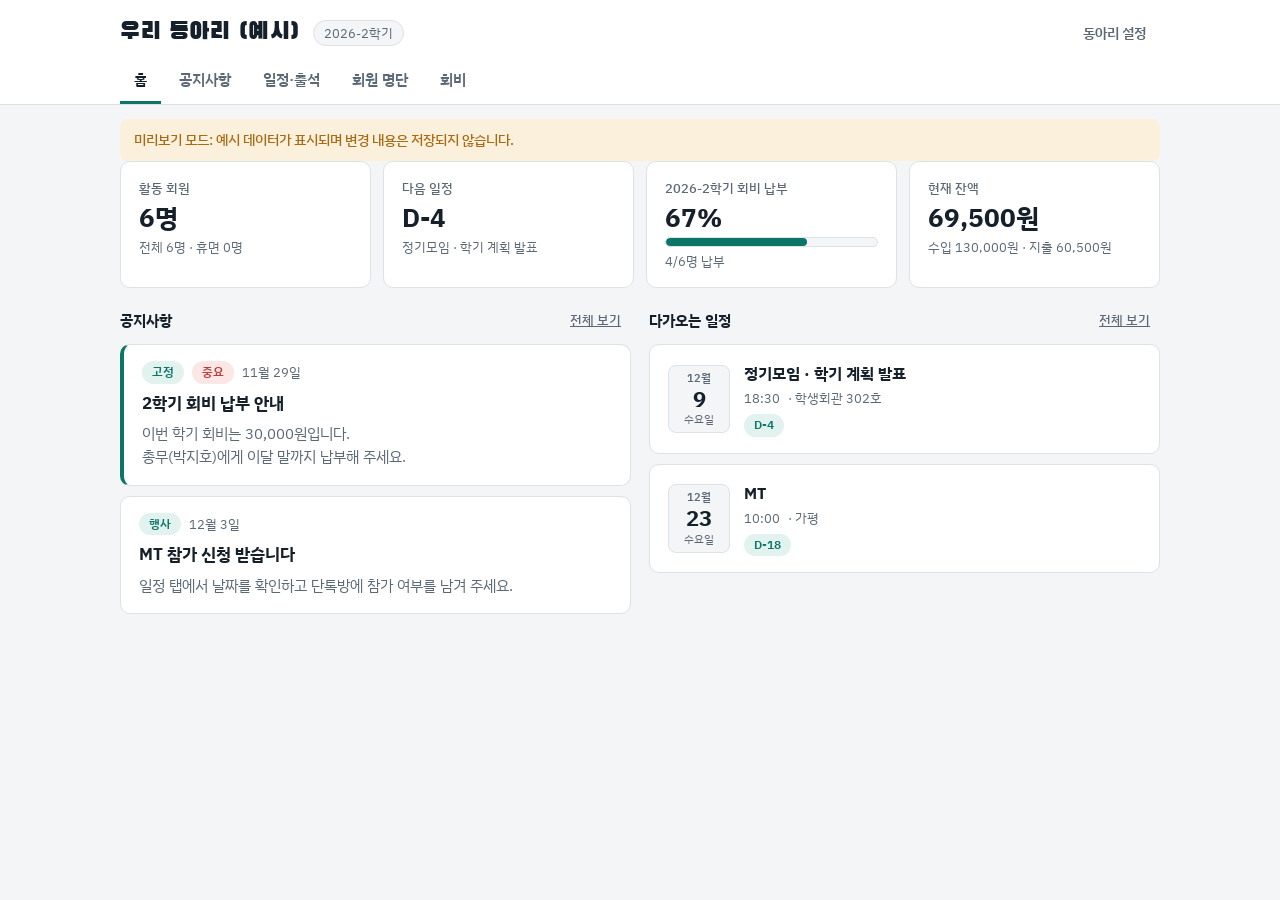
<file: club-manager/index.html>
<!DOCTYPE html>
<html lang="ko">
<head>
<meta charset="utf-8">
<meta name="viewport" content="width=device-width, initial-scale=1">
<title>동아리 매니저</title>
<link rel="preconnect" href="https://fonts.googleapis.com">
<link rel="preconnect" href="https://fonts.gstatic.com" crossorigin>
<link href="https://fonts.googleapis.com/css2?family=Black+Han+Sans&family=IBM+Plex+Sans+KR:wght@400;500;600;700&display=swap" rel="stylesheet">
<link rel="stylesheet" href="style.css">
</head>
<body>
<header class="top">
  <div class="wrap">
    <div class="bar">
      <div class="brand" id="clubName">우리 동아리</div>
      <span class="term" id="termLabel">2026-2학기</span>
      <span class="spacer"></span>
      <button class="btn ghost wa" data-act="settings" id="btn-settings">동아리 설정</button>
    </div>
    <nav class="tabs" id="tabs">
      <a href="#home" data-tab="home">홈</a>
      <a href="#notices" data-tab="notices">공지사항</a>
      <a href="#events" data-tab="events">일정·출석</a>
      <a href="#members" data-tab="members">회원 명단</a>
      <a href="#fees" data-tab="fees">회비</a>
    </nav>
  </div>
</header>
<div class="wrap"><div class="banner" id="banner"></div></div>
<main class="wrap">
  <section class="view" id="v-home"></section>
  <section class="view" id="v-notices"></section>
  <section class="view" id="v-events"></section>
  <section class="view" id="v-members"></section>
  <section class="view" id="v-fees"></section>
</main>
<div class="modal" id="modal" hidden><form class="sheet" id="mform" novalidate></form></div>
<div class="toast" id="toast" role="status"></div>

<script src="app.js"></script>
</body>
</html>
</file>
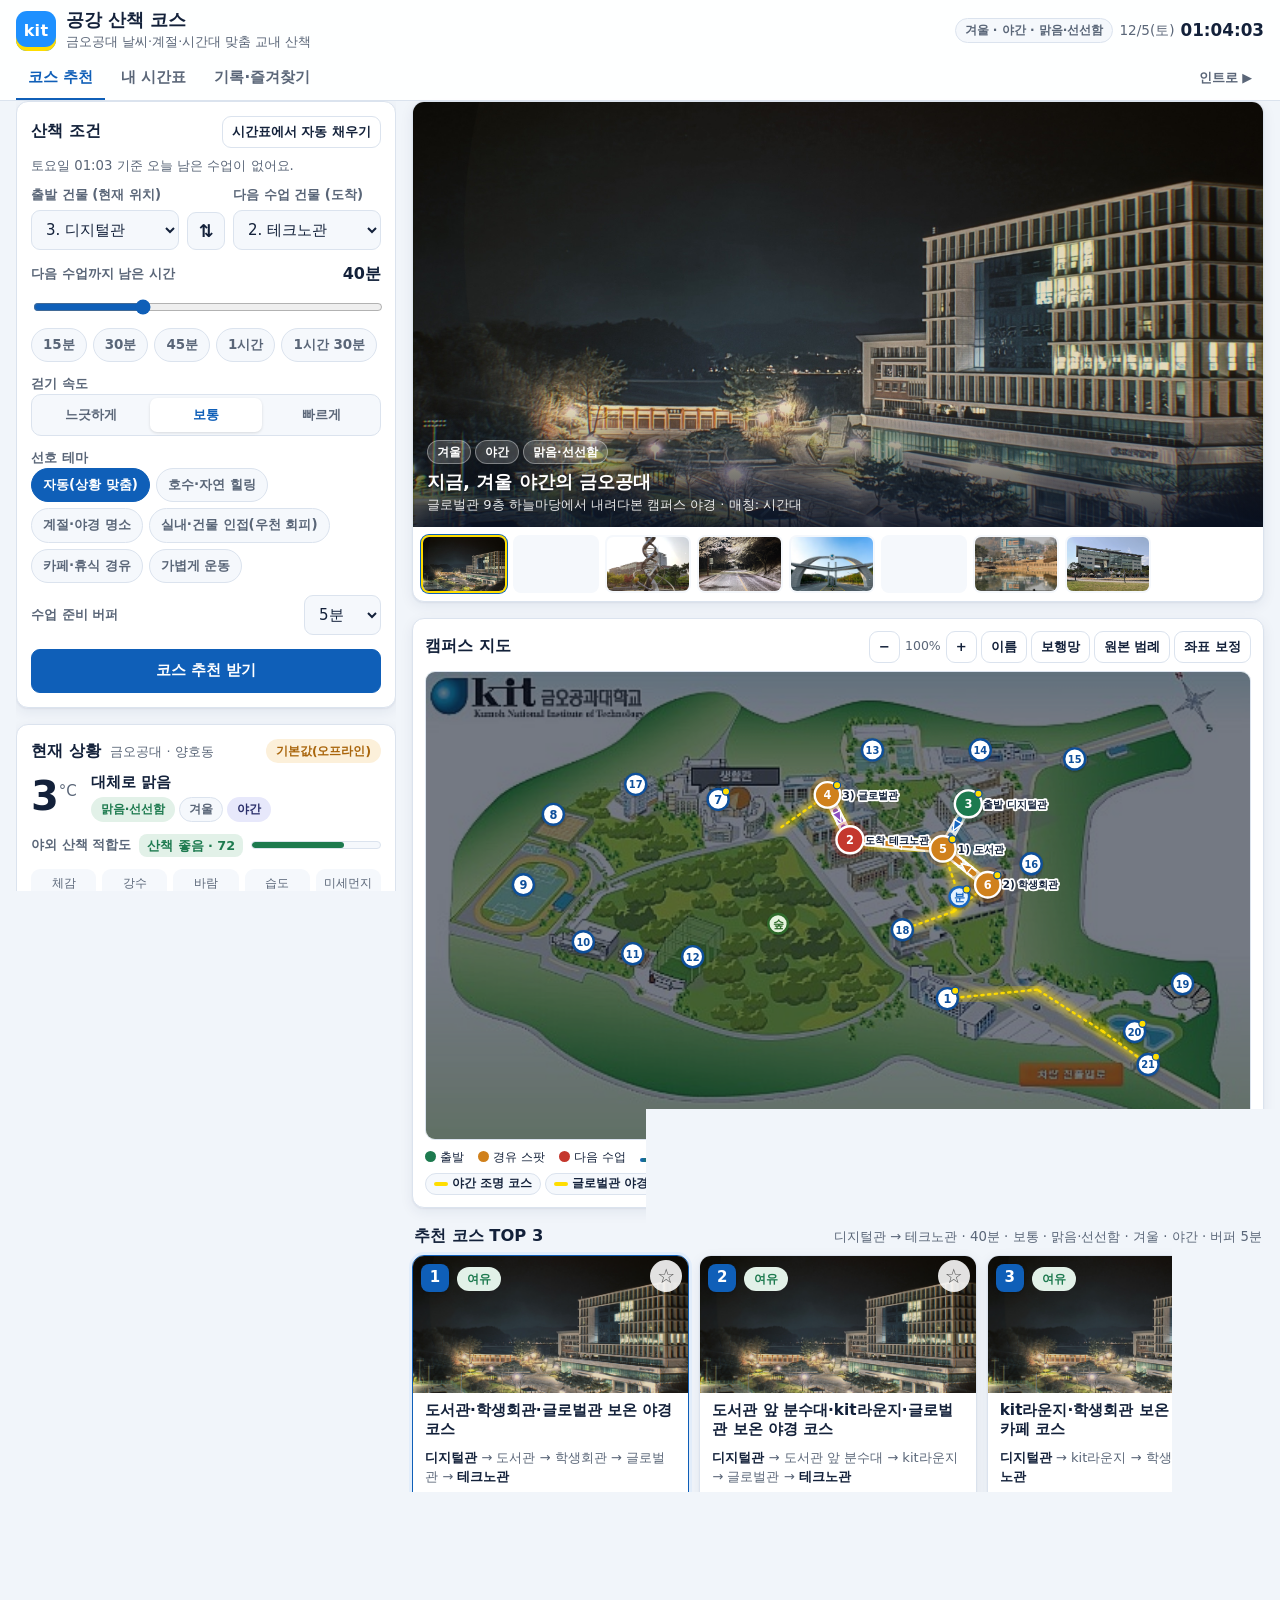
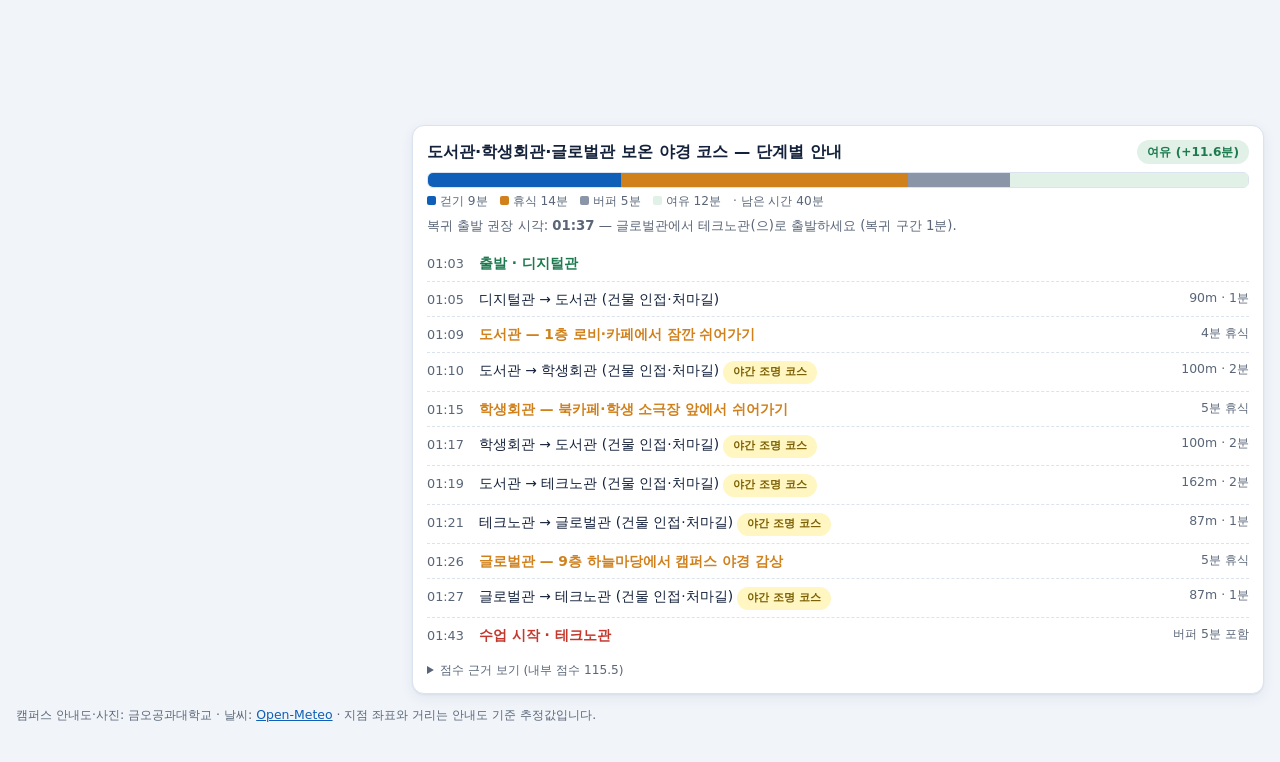
<file: project-02/index.html>
<!DOCTYPE html>
<html lang="ko">
<head>
<meta charset="utf-8">
<meta name="viewport" content="width=device-width, initial-scale=1, viewport-fit=cover">
<meta name="theme-color" content="#0f5fb8">
<meta name="description" content="금오공과대학교(KIT) 공강 시간·날씨·계절·시간대 맞춤형 교내 산책 코스 추천 웹 앱">
<title>KIT 공강 산책 — 금오공대 상황 맞춤 산책 코스</title>
<link rel="preload" as="image" href="./%EC%9B%B9%EC%82%AC%EC%9D%B4%ED%8A%B8%20%EC%9D%B8%ED%8A%B8%EB%A1%9C.gif">
<link rel="stylesheet" href="./style.css">
</head>
<body>
<!-- 인트로 (웹사이트 인트로.gif) -->
<div class="intro" id="intro" role="dialog" aria-label="웹사이트 인트로" aria-live="polite">
  <div class="intro-in">
    <img id="introImg" src="./%EC%9B%B9%EC%82%AC%EC%9D%B4%ED%8A%B8%20%EC%9D%B8%ED%8A%B8%EB%A1%9C.gif" alt="KIT 공강 산책 인트로 애니메이션" width="480" height="268" decoding="async" fetchpriority="high">
    <p class="intro-title">KIT 공강 산책</p>
    <p class="intro-sub">keep it up! kit. — 오늘의 날씨·계절·시간에 맞춘 캠퍼스 산책</p>
    <div class="intro-bar"><i id="introBar"></i></div>
    <button type="button" class="btn small intro-skip" id="introSkip">건너뛰기</button>
  </div>
</div>

<header class="top">
  <div class="wrap bar">
    <div class="brand">
      <span class="logo" aria-hidden="true">kit</span>
      <div>
        <h1>공강 산책 코스</h1>
        <p class="sub">금오공대 날씨·계절·시간대 맞춤 교내 산책</p>
      </div>
    </div>
    <div class="clock" title="현재 시각(테스트 시각 설정 시 테스트 시각)">
      <span class="chip ctx" id="ctxChip">-</span>
      <span class="clock-day" id="clockDay">-</span>
      <strong id="clockTime">--:--</strong>
      <span class="chip warn" id="clockMode" hidden>테스트 시각</span>
    </div>
  </div>
  <nav class="wrap tabs" role="tablist" aria-label="화면 전환">
    <button type="button" role="tab" class="tab" data-tab="plan" aria-selected="true">코스 추천</button>
    <button type="button" role="tab" class="tab" data-tab="timetable" aria-selected="false">내 시간표</button>
    <button type="button" role="tab" class="tab" data-tab="history" aria-selected="false">기록·즐겨찾기</button>
    <button type="button" class="tab tab-end" id="introReplay" title="인트로 다시 보기">인트로 ▶</button>
  </nav>
</header>

<div class="wrap"><div class="banner" id="banner" hidden></div></div>

<main class="wrap">
  <!-- ① 코스 추천 화면 -->
  <section class="view" id="v-plan" aria-label="코스 추천">
    <div class="layout">
      <div class="col col-left">
      <!-- 조건 입력 -->
      <section class="card cond" id="condCard" aria-labelledby="condTitle">
        <div class="card-h">
          <h2 id="condTitle">산책 조건</h2>
          <button type="button" class="btn small ghost" id="autofill" title="시간표에서 다음 수업 건물과 남은 시간을 가져옵니다">시간표에서 자동 채우기</button>
        </div>
        <p class="hint" id="autofillInfo">시간표를 등록하면 다음 수업과 남은 공강 시간을 자동으로 채워요.</p>

        <div class="route-pick">
          <label class="field">
            <span>출발 건물 (현재 위치)</span>
            <select id="start"></select>
          </label>
          <button type="button" class="btn icon" id="swap" title="출발/도착 바꾸기" aria-label="출발과 도착 바꾸기">⇅</button>
          <label class="field">
            <span>다음 수업 건물 (도착)</span>
            <select id="end"></select>
          </label>
        </div>

        <div class="field">
          <span class="field-row"><span>다음 수업까지 남은 시간</span><output id="availOut" for="avail">40분</output></span>
          <input type="range" id="avail" min="5" max="120" step="1" value="40" aria-label="남은 시간(분)">
          <div class="presets" id="availPresets">
            <button type="button" class="chip-btn" data-min="15">15분</button>
            <button type="button" class="chip-btn" data-min="30">30분</button>
            <button type="button" class="chip-btn" data-min="45">45분</button>
            <button type="button" class="chip-btn" data-min="60">1시간</button>
            <button type="button" class="chip-btn" data-min="90">1시간 30분</button>
          </div>
        </div>

        <fieldset class="field">
          <legend>걷기 속도</legend>
          <div class="seg" id="speedSeg" role="radiogroup" aria-label="걷기 속도"></div>
        </fieldset>

        <fieldset class="field">
          <legend>선호 테마</legend>
          <div class="chips" id="themeChips" role="radiogroup" aria-label="선호 테마"></div>
        </fieldset>

        <label class="field inline">
          <span>수업 준비 버퍼</span>
          <select id="buffer">
            <option value="3">3분</option>
            <option value="5" selected>5분</option>
            <option value="10">10분</option>
          </select>
        </label>

        <button type="button" class="btn primary block" id="go">코스 추천 받기</button>
      </section>

      <!-- 날씨 + 상황 시뮬레이터 -->
      <section class="card weather" id="weatherCard" aria-labelledby="wxTitle" aria-live="polite">
        <div class="card-h">
          <h2 id="wxTitle">현재 상황 <small>금오공대 · 양호동</small></h2>
          <span class="chip" id="wxSource">불러오는 중</span>
        </div>
        <div class="wx-main">
          <div class="wx-temp"><strong id="wxTemp">--</strong><span>°C</span></div>
          <div class="wx-desc">
            <div id="wxLabel">날씨 정보 불러오는 중…</div>
            <div class="row tight"><span class="chip" id="wxCat">-</span><span class="chip" id="seasonChip">-</span><span class="chip" id="timeChip">-</span></div>
          </div>
          <div class="wx-suit" id="wxSuit">
            <span class="wx-suit-label">야외 산책 적합도</span>
            <strong id="wxSuitBadge" class="badge">-</strong>
            <div class="meter"><i id="wxSuitBar" style="width:0%"></i></div>
          </div>
        </div>
        <dl class="wx-grid">
          <div><dt>체감</dt><dd id="wxFeel">-</dd></div>
          <div><dt>강수</dt><dd id="wxPrecip">-</dd></div>
          <div><dt>바람</dt><dd id="wxWind">-</dd></div>
          <div><dt>습도</dt><dd id="wxHum">-</dd></div>
          <div><dt>미세먼지</dt><dd id="wxDust">-</dd></div>
        </dl>
        <div class="sim">
          <div class="sim-h"><b>상황 시뮬레이터</b><button type="button" class="link" id="simReset">모두 실시간으로</button></div>
          <div class="field">
            <span class="field-row"><span>날씨</span><button type="button" class="link" id="wxRefresh">날씨 새로고침</button></span>
            <div class="seg wrap-seg" id="wxModeSeg" role="radiogroup" aria-label="날씨 모드"></div>
          </div>
          <div class="field">
            <span class="field-row"><span>계절</span><span class="hint" id="seasonAuto"></span></span>
            <div class="seg" id="seasonSeg" role="radiogroup" aria-label="계절"></div>
          </div>
          <div class="field">
            <span class="field-row"><span>시간대</span><span class="hint" id="timeAuto"></span></span>
            <div class="seg" id="timeSeg" role="radiogroup" aria-label="시간대"></div>
          </div>
        </div>
        <ul class="tips" id="wxTips"></ul>
        <p class="hint" id="wxMeta"></p>
      </section>
      </div>

      <div class="col col-right">
      <!-- 상황별 실사 포토 프리뷰 -->
      <section class="card hero" id="hero" aria-labelledby="heroTitle">
        <figure class="hero-fig">
          <img id="heroImg" alt="" decoding="async" loading="eager">
          <figcaption>
            <div class="hero-chips" id="heroChips"></div>
            <h2 id="heroTitle">캠퍼스 사진 불러오는 중…</h2>
            <p id="heroCap" class="hero-cap"></p>
          </figcaption>
        </figure>
        <div class="gallery" id="gallery" aria-label="관련 사진 갤러리"></div>
      </section>

      <!-- 지도 -->
      <section class="card map-card" aria-labelledby="mapTitle">
        <div class="card-h">
          <h2 id="mapTitle">캠퍼스 지도</h2>
          <div class="toolbar">
            <button type="button" class="btn small ghost" id="zoomOut" aria-label="축소">−</button>
            <span class="zoom-val" id="zoomVal">100%</span>
            <button type="button" class="btn small ghost" id="zoomIn" aria-label="확대">+</button>
            <button type="button" class="btn small ghost" id="toggleNames" aria-pressed="false">이름</button>
            <button type="button" class="btn small ghost" id="toggleNet" aria-pressed="false">보행망</button>
            <button type="button" class="btn small ghost" id="toggleLegend" aria-pressed="false">원본 범례</button>
            <button type="button" class="btn small ghost" id="toggleCalib" aria-pressed="false" title="개발용: 마커 좌표 확인·미세조정">좌표 보정</button>
          </div>
        </div>
        <div class="map-scroll" id="mapScroll">
          <div class="map-inner" id="mapInner">
            <img id="mapImg" src="./kumoh_ac_kr_20120125_164421.jpg" alt="금오공과대학교 캠퍼스 안내도" width="550" height="397" decoding="async">
            <svg id="overlay" viewBox="0 0 550 397" preserveAspectRatio="xMinYMin meet" role="img" aria-label="캠퍼스 지점 및 산책 경로 오버레이">
              <defs>
                <filter id="halo" x="-20%" y="-20%" width="140%" height="140%">
                  <feDropShadow dx="0" dy="0.6" stdDeviation="0.8" flood-color="#000" flood-opacity="0.35"/>
                </filter>
                <filter id="glow" x="-30%" y="-30%" width="160%" height="160%">
                  <feGaussianBlur stdDeviation="2.2"/>
                </filter>
              </defs>
              <rect id="nightTint" x="0" y="0" width="550" height="320" fill="#06142e" opacity="0" pointer-events="none"/>
              <g id="gNet"></g>
              <g id="gHighlight"></g>
              <g id="gRoute"></g>
              <g id="gMarkers"></g>
              <g id="gLabels"></g>
            </svg>
          </div>
        </div>
        <div class="pop" id="pop" hidden role="dialog" aria-label="지점 정보"></div>
        <div class="map-legend">
          <span><i class="lg lg-start"></i>출발</span>
          <span><i class="lg lg-spot"></i>경유 스팟</span>
          <span><i class="lg lg-end"></i>다음 수업</span>
          <span><i class="lg lg-route"></i>산책 동선(화살표=진행 방향)</span>
          <span id="hlLegend" class="hl-legend"></span>
          <span class="muted">마커를 누르면 실사 사진과 설명을 볼 수 있어요</span>
        </div>
        <div class="calib" id="calibPanel" hidden>
          <p><b>좌표 보정 모드(개발용)</b> — 마커(또는 교차점)를 누르고 지도 위 원하는 위치를 누르면 이동합니다. 보정값은 이 브라우저에 저장되며 거리 계산에도 반영됩니다.</p>
          <p class="mono">커서: <span id="calibCursor">-</span> · 선택: <span id="calibSel">없음</span></p>
          <div class="row">
            <button type="button" class="btn small" id="calibCopy">보정값 JSON 복사</button>
            <button type="button" class="btn small ghost" id="calibReset">보정값 초기화</button>
          </div>
          <textarea id="calibOut" class="mono" rows="3" readonly hidden></textarea>
        </div>
      </section>

      <!-- 결과 -->
      <section class="results" id="results" aria-labelledby="resTitle">
        <div class="res-h">
          <h2 id="resTitle">추천 코스 TOP 3</h2>
          <p class="hint" id="resCtx"></p>
        </div>
        <div class="alert" id="resWarn" hidden></div>
        <div class="cards" id="cards"></div>
        <section class="card detail" id="detail" hidden></section>
      </section>
      </div>
    </div>
  </section>

  <!-- ③ 내 시간표 -->
  <section class="view" id="v-timetable" aria-label="내 시간표" hidden>
    <div class="grid2">
      <section class="card">
        <div class="card-h"><h2 id="ttFormTitle">수업 추가</h2></div>
        <form id="ttForm" class="tt-form" novalidate>
          <input type="hidden" id="ttId">
          <label class="field"><span>요일</span><select id="ttDay"></select></label>
          <div class="row2">
            <label class="field"><span>시작</span><input type="time" id="ttStart" value="09:00" required></label>
            <label class="field"><span>종료</span><input type="time" id="ttEnd" value="10:15" required></label>
          </div>
          <label class="field"><span>과목명</span><input type="text" id="ttTitle" maxlength="30" placeholder="예: 자료구조"></label>
          <label class="field"><span>강의 건물</span><select id="ttBuilding"></select></label>
          <p class="form-err" id="ttErr" role="alert"></p>
          <div class="row">
            <button type="submit" class="btn primary" id="ttSubmit">추가</button>
            <button type="button" class="btn ghost" id="ttCancel" hidden>취소</button>
          </div>
        </form>
        <hr>
        <div class="card-h"><h2>테스트 시각</h2></div>
        <p class="hint">시연용으로 앱의 '현재 시각'을 바꿀 수 있어요. 계절·시간대 자동 판별과 시간표 계산에 함께 반영되며, 설정 후에도 시계는 계속 흐릅니다.</p>
        <div class="row">
          <input type="datetime-local" id="testTime" aria-label="테스트 시각">
          <button type="button" class="btn small" id="testApply">적용</button>
          <button type="button" class="btn small ghost" id="testClear">실제 시각</button>
        </div>
        <div class="next-box" id="nextBox"></div>
      </section>
      <section class="card">
        <div class="card-h">
          <h2>주간 시간표</h2>
          <div class="toolbar">
            <button type="button" class="btn small ghost" id="ttSample">예시 시간표 불러오기</button>
            <button type="button" class="btn small ghost danger" id="ttClear">전체 삭제</button>
          </div>
        </div>
        <div class="week" id="week"></div>
      </section>
    </div>
  </section>

  <!-- ③ 기록·즐겨찾기 -->
  <section class="view" id="v-history" aria-label="기록과 즐겨찾기" hidden>
    <div class="stats" id="stats"></div>
    <div class="grid2">
      <section class="card">
        <div class="card-h"><h2>즐겨찾기 코스</h2></div>
        <ul class="list" id="favList"></ul>
      </section>
      <section class="card">
        <div class="card-h">
          <h2>산책 기록</h2>
          <button type="button" class="btn small ghost danger" id="histClear">기록 비우기</button>
        </div>
        <ul class="list" id="histList"></ul>
      </section>
    </div>
  </section>
</main>

<footer class="wrap foot">
  <p>캠퍼스 안내도·사진: 금오공과대학교 · 날씨: <a href="https://open-meteo.com/" target="_blank" rel="noopener">Open-Meteo</a> · 지점 좌표와 거리는 안내도 기준 추정값입니다.</p>
</footer>

<!-- 산책 타이머 -->
<aside class="timer" id="timer" hidden aria-live="polite" aria-label="산책 타이머">
  <div class="wrap timer-in">
    <div class="timer-top">
      <img class="timer-thumb" id="tmThumb" alt="" loading="lazy" decoding="async" hidden>
      <div class="timer-head">
        <div class="timer-title" id="tmTitle">-</div>
        <div class="hint" id="tmChain">-</div>
      </div>
      <button type="button" class="btn small ghost" id="tmFold" aria-expanded="true">접기</button>
    </div>
    <div class="timer-body" id="tmBody">
      <div class="timer-nums">
        <div><span class="lbl">다음 수업까지</span><strong id="tmClass">--:--</strong><span class="hint" id="tmClassAt">-</span></div>
        <div id="tmReturnBox"><span class="lbl">복귀 출발 권장 시각</span><strong id="tmReturn">--:--</strong><span class="hint" id="tmReturnAt">-</span></div>
      </div>
      <div class="meter big"><i id="tmBar" style="width:0%"></i><b id="tmReturnTick"></b></div>
      <p class="timer-msg" id="tmMsg">-</p>
      <div class="row">
        <button type="button" class="btn primary" id="tmDone">산책 완료 · 기록하기</button>
        <button type="button" class="btn ghost" id="tmStop">중단</button>
      </div>
    </div>
  </div>
</aside>

<div class="lightbox" id="lightbox" hidden role="dialog" aria-label="사진 크게 보기">
  <button type="button" class="lb-x" id="lbClose" aria-label="닫기">×</button>
  <img id="lbImg" alt="" decoding="async">
  <p id="lbCap"></p>
</div>
<div class="toast" id="toast" role="status" aria-live="polite"></div>
<div class="fatal" id="fatal" hidden>앱 스크립트를 불러오지 못했습니다. 파일 구성(data/, js/ 폴더)이 index.html과 같은 위치에 있는지 확인하세요.</div>
<noscript><div class="fatal">이 앱은 JavaScript가 필요합니다.</div><style>.intro{display:none}</style></noscript>

<script src="./data/campus-data.js"></script>
<script src="./data/photo-catalog.js"></script>
<script src="./js/engine.js"></script>
<script src="./js/weather.js"></script>
<script src="./js/context.js"></script>
<script src="./js/photo-matcher.js"></script>
<script src="./js/timetable.js"></script>
<script src="./app.js"></script>
</body>
</html>
</file>
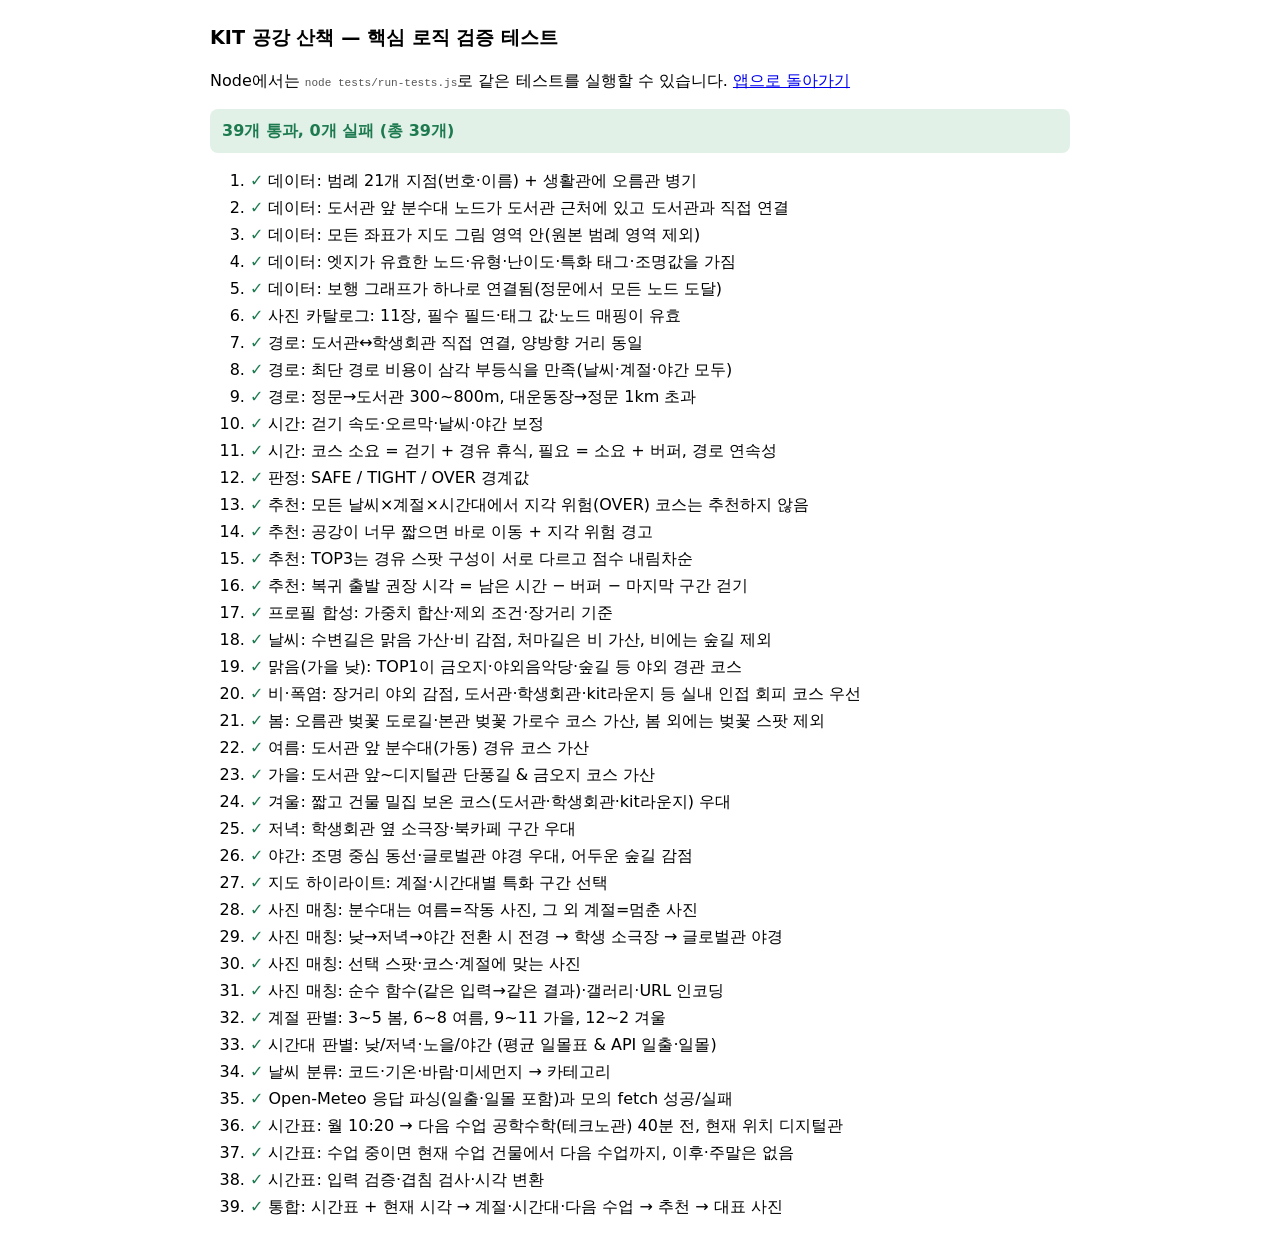
<file: project-02/tests/index.html>
<!DOCTYPE html>
<html lang="ko">
<head>
<meta charset="utf-8">
<meta name="viewport" content="width=device-width, initial-scale=1">
<title>KIT 공강 산책 — 로직 테스트</title>
<style>
  body{font-family:system-ui,"Malgun Gothic","Apple SD Gothic Neo",sans-serif;max-width:860px;margin:24px auto;padding:0 16px;line-height:1.5}
  h1{font-size:1.2rem}
  .sum{font-weight:700;padding:10px 12px;border-radius:8px;background:#eef3ef}
  .sum.fail{background:#fbe5e2;color:#bf342a}.sum.pass{background:#e2f1e8;color:#1d7a4f}
  li{margin:3px 0} .ok{color:#1d7a4f} .ng{color:#bf342a} code{font-size:.85em;color:#555}
</style>
</head>
<body>
<h1>KIT 공강 산책 — 핵심 로직 검증 테스트</h1>
<p>Node에서는 <code>node tests/run-tests.js</code>로 같은 테스트를 실행할 수 있습니다. <a href="../index.html?nointro">앱으로 돌아가기</a></p>
<div class="sum" id="sum">실행 중…</div>
<ol id="list"></ol>
<script src="../data/campus-data.js"></script>
<script src="../data/photo-catalog.js"></script>
<script src="../js/engine.js"></script>
<script src="../js/weather.js"></script>
<script src="../js/context.js"></script>
<script src="../js/photo-matcher.js"></script>
<script src="../js/timetable.js"></script>
<script src="./specs.js"></script>
<script>
(function () {
  var tests = [];
  window.KITWalkSpecs({ test: function (n, f) { tests.push({ name: n, fn: f }); } },
    { D: window.KITWalkData, PH: window.KITWalkPhotos, E: window.KITWalkEngine, W: window.KITWalkWeather, C: window.KITWalkContext, MT: window.KITWalkPhotoMatcher, T: window.KITWalkTimetable });
  var list = document.getElementById('list'), pass = 0, fail = 0, i = 0;
  function esc(s) { return String(s).replace(/[&<>]/g, function (c) { return { '&': '&amp;', '<': '&lt;', '>': '&gt;' }[c]; }); }
  function next() {
    if (i >= tests.length) {
      var s = document.getElementById('sum');
      s.textContent = pass + '개 통과, ' + fail + '개 실패 (총 ' + tests.length + '개)';
      s.className = 'sum ' + (fail ? 'fail' : 'pass');
      window.__TEST_RESULT__ = { pass: pass, fail: fail, total: tests.length };
      return;
    }
    var t = tests[i++], li = document.createElement('li');
    Promise.resolve().then(t.fn).then(function () {
      pass++; li.innerHTML = '<span class="ok">✓</span> ' + esc(t.name);
    }, function (e) {
      fail++; li.innerHTML = '<span class="ng">✗</span> ' + esc(t.name) + '<br><code>' + esc(e && e.message) + '</code>';
    }).then(function () { list.appendChild(li); next(); });
  }
  next();
})();
</script>
</body>
</html>
</file>
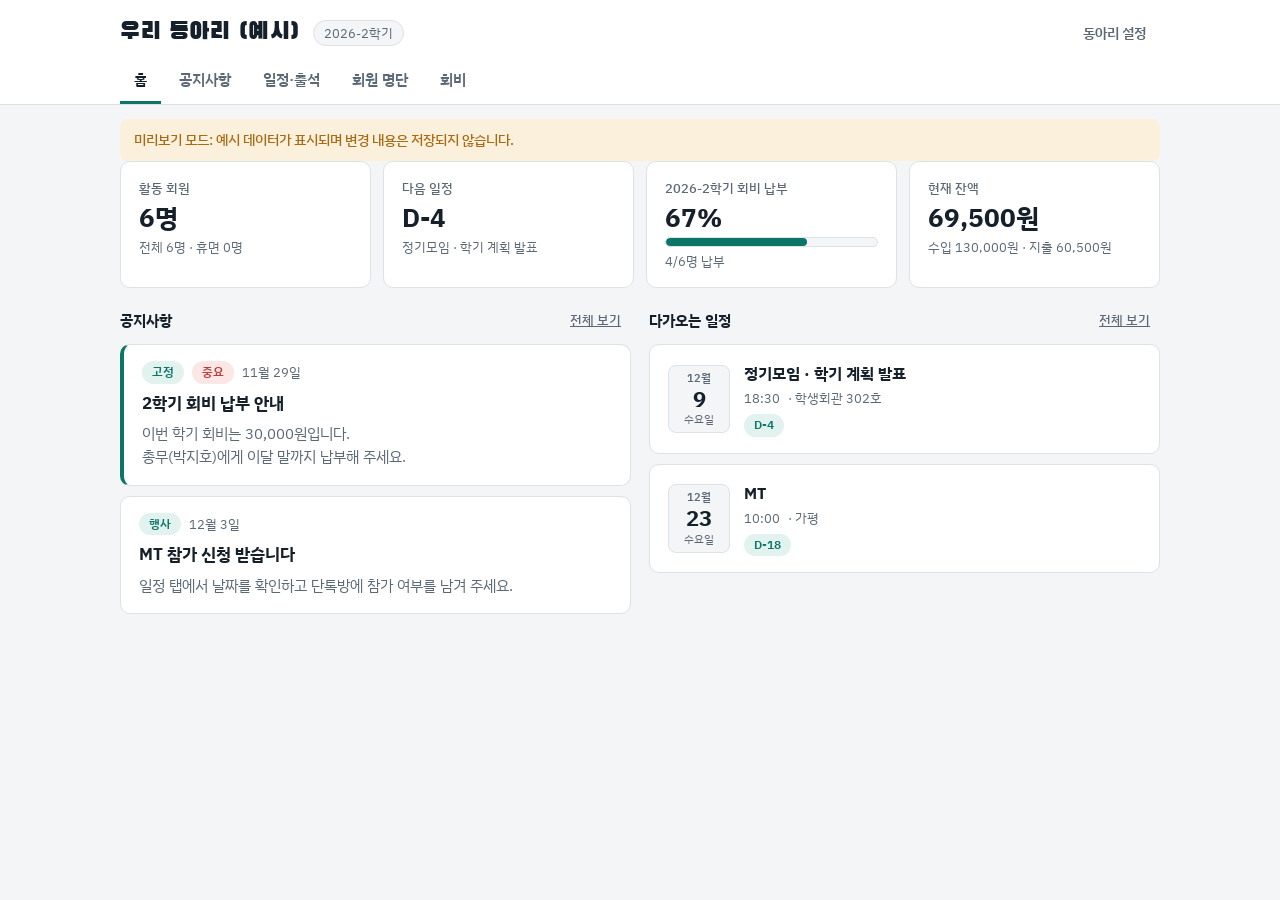
<file: club-manager.html>
<!DOCTYPE html>
<html lang="ko">
<head>
<meta charset="utf-8">
<meta name="viewport" content="width=device-width, initial-scale=1">
<title>동아리 매니저</title>
<link rel="preconnect" href="https://fonts.googleapis.com">
<link rel="preconnect" href="https://fonts.gstatic.com" crossorigin>
<link href="https://fonts.googleapis.com/css2?family=Black+Han+Sans&family=IBM+Plex+Sans+KR:wght@400;500;600;700&display=swap" rel="stylesheet">
<style>
/* Layout: sticky header with tab bar, one view at a time; summary tiles first, then lists/tables. */
:root{
  --bg:#f3f5f7; --surface:#ffffff; --ink:#16202a; --muted:#5b6876; --line:#dce2e8;
  --accent:#0b7568; --accent-ink:#ffffff; --accent-soft:#e2f2ef;
  --ok:#1d7f46; --ok-soft:#e3f4ea; --warn:#a86a12; --warn-soft:#fbf0dc; --bad:#bf3a33; --bad-soft:#fbe7e5;
  --font-display:"Black Han Sans","IBM Plex Sans KR",sans-serif;
  --font-body:"IBM Plex Sans KR","Apple SD Gothic Neo","Malgun Gothic",system-ui,sans-serif;
  --r:10px; color-scheme:light;
}
@media (prefers-color-scheme:dark){:root:not([data-theme="light"]){
  --bg:#11171d; --surface:#192129; --ink:#e6ecf1; --muted:#97a5b2; --line:#2a353f;
  --accent:#3fb7a6; --accent-ink:#06201c; --accent-soft:#163631;
  --ok:#5cc98a; --ok-soft:#173526; --warn:#e2a64c; --warn-soft:#3a2c14; --bad:#f07a72; --bad-soft:#3d1d1b; color-scheme:dark;}}
:root[data-theme="dark"]{
  --bg:#11171d; --surface:#192129; --ink:#e6ecf1; --muted:#97a5b2; --line:#2a353f;
  --accent:#3fb7a6; --accent-ink:#06201c; --accent-soft:#163631;
  --ok:#5cc98a; --ok-soft:#173526; --warn:#e2a64c; --warn-soft:#3a2c14; --bad:#f07a72; --bad-soft:#3d1d1b; color-scheme:dark;}
*{box-sizing:border-box}
html,body{margin:0}
body{background:var(--bg);color:var(--ink);font-family:var(--font-body);font-size:15px;line-height:1.55}
button,input,select,textarea{font:inherit;color:inherit}
h1,h2,h3{text-wrap:balance;margin:0}
.wrap{max-width:1080px;margin:0 auto;padding:0 20px}
header.top{background:var(--surface);border-bottom:1px solid var(--line);position:sticky;top:0;z-index:5}
.bar{display:flex;align-items:center;gap:12px;padding-top:14px;padding-bottom:6px}
.brand{font-family:var(--font-display);font-size:24px;letter-spacing:.5px;line-height:1.2}
.term{font-size:13px;color:var(--muted);background:var(--bg);border:1px solid var(--line);border-radius:99px;padding:2px 10px;white-space:nowrap}
.spacer{flex:1}
nav.tabs{display:flex;gap:4px;overflow-x:auto;scrollbar-width:none}
nav.tabs a{padding:10px 14px;text-decoration:none;color:var(--muted);font-weight:600;border-bottom:3px solid transparent;white-space:nowrap}
nav.tabs a.on{color:var(--ink);border-color:var(--accent)}
nav.tabs a:hover{color:var(--ink)}
main{padding-top:22px;padding-bottom:60px}
.view{display:none;flex-direction:column;gap:18px}
.view.on{display:flex}
.head{display:flex;align-items:center;gap:10px;flex-wrap:wrap}
.head h2{font-size:20px}
.head .spacer{min-width:8px}
.btn{border:1px solid var(--line);background:var(--surface);border-radius:8px;padding:7px 13px;cursor:pointer;font-weight:600;font-size:14px}
.btn:hover{border-color:var(--muted)}
.btn.pri{background:var(--accent);border-color:var(--accent);color:var(--accent-ink)}
.btn.pri:hover{filter:brightness(1.07)}
.btn.sm{padding:3px 9px;font-size:13px;font-weight:500}
.btn.ghost{border-color:transparent;background:transparent;color:var(--muted)}
.btn.ghost:hover{color:var(--ink);background:var(--bg)}
.btn.danger:hover{color:var(--bad)}
:focus-visible{outline:2px solid var(--accent);outline-offset:2px}
.card{background:var(--surface);border:1px solid var(--line);border-radius:var(--r);padding:16px 18px}
.tiles{display:grid;grid-template-columns:repeat(4,1fr);gap:12px}
.tile{display:flex;flex-direction:column;gap:4px}
.tile .lab{font-size:13px;color:var(--muted);font-weight:500}
.tile .big{font-size:26px;font-weight:700;font-variant-numeric:tabular-nums;line-height:1.2}
.tile .sub{font-size:13px;color:var(--muted)}
.grid2{display:grid;grid-template-columns:1fr 1fr;gap:18px;align-items:start}
.list{display:flex;flex-direction:column;gap:10px}
.empty{color:var(--muted);text-align:center;padding:26px 10px;border:1px dashed var(--line);border-radius:var(--r)}
.chip{display:inline-flex;align-items:center;font-size:12px;font-weight:600;border-radius:99px;padding:1px 9px;background:var(--bg);color:var(--muted);border:1px solid var(--line);white-space:nowrap}
.chip.acc{background:var(--accent-soft);color:var(--accent);border-color:transparent}
.chip.ok{background:var(--ok-soft);color:var(--ok);border-color:transparent}
.chip.warn{background:var(--warn-soft);color:var(--warn);border-color:transparent}
.chip.bad{background:var(--bad-soft);color:var(--bad);border-color:transparent}
.meta{font-size:13px;color:var(--muted);display:flex;gap:8px;flex-wrap:wrap;align-items:center}
.notice{display:flex;flex-direction:column;gap:6px}
.notice.pinned{border-left:4px solid var(--accent)}
.notice h3{font-size:17px}
.notice .body{white-space:pre-wrap;overflow-wrap:anywhere}
.row-actions{display:flex;gap:4px;flex-wrap:wrap}
.ev{display:grid;grid-template-columns:62px 1fr auto;gap:14px;align-items:center}
.date{border:1px solid var(--line);border-radius:8px;text-align:center;padding:4px 0;background:var(--bg)}
.date .m{font-size:11px;color:var(--muted);font-weight:600}
.date .d{font-size:22px;font-weight:700;line-height:1.1;font-variant-numeric:tabular-nums}
.date .w{font-size:11px;color:var(--muted)}
.ev.past .date{opacity:.65}
.ev h3{font-size:16px}
.ev-main{min-width:0;display:flex;flex-direction:column;gap:2px}
.att{grid-column:1/-1;border-top:1px solid var(--line);padding-top:12px;margin-top:2px;display:flex;flex-direction:column;gap:6px}
.att-row{display:flex;align-items:center;gap:10px;flex-wrap:wrap}
.att-row .nm{min-width:96px;font-weight:600}
.seg{display:inline-flex;border:1px solid var(--line);border-radius:8px;overflow:hidden}
.seg button{border:0;background:var(--surface);padding:4px 11px;font-size:13px;cursor:pointer;border-right:1px solid var(--line)}
.seg button:last-child{border-right:0}
.seg button:disabled{cursor:default}
.seg button.on.present{background:var(--ok);color:#fff}
.seg button.on.late{background:var(--warn);color:#fff}
.seg button.on.absent{background:var(--bad);color:#fff}
.tbl-wrap{overflow-x:auto;border:1px solid var(--line);border-radius:var(--r);background:var(--surface)}
table{border-collapse:collapse;width:100%;min-width:640px}
th,td{padding:10px 14px;text-align:left;border-bottom:1px solid var(--line);white-space:nowrap;font-variant-numeric:tabular-nums}
th{font-size:12.5px;color:var(--muted);font-weight:600;background:var(--bg)}
tr:last-child td{border-bottom:0}
td.num,th.num{text-align:right}
.inp{border:1px solid var(--line);background:var(--surface);border-radius:8px;padding:7px 11px;min-width:0}
.filters{display:flex;gap:8px;flex-wrap:wrap}
.progress{height:10px;background:var(--bg);border:1px solid var(--line);border-radius:99px;overflow:hidden}
.progress>i{display:block;height:100%;background:var(--accent);border-radius:99px}
.paygrid{display:grid;grid-template-columns:repeat(auto-fill,minmax(170px,1fr));gap:8px}
.pay{display:flex;align-items:center;justify-content:space-between;gap:8px;border:1px solid var(--line);border-radius:8px;padding:8px 10px;background:var(--surface);cursor:pointer;text-align:left}
.pay.paid{border-color:var(--ok);background:var(--ok-soft)}
.pay:disabled{cursor:default}
.in{color:var(--ok)} .out{color:var(--bad)}
.banner{display:none;margin-top:14px;padding:10px 14px;border-radius:8px;background:var(--warn-soft);color:var(--warn);font-size:14px;font-weight:500}
.banner.on{display:block}
body.ro .w,body.noadm .wa{display:none!important}
.yn{display:inline-flex;border:1px solid var(--line);border-radius:8px;overflow:hidden}
.yn button{border:0;background:var(--surface);padding:4px 12px;font-size:13px;font-weight:600;cursor:pointer;border-right:1px solid var(--line)}
.yn button:last-child{border-right:0}
.yn button.on.y{background:var(--ok);color:#fff}
.yn button.on.n{background:var(--bad);color:#fff}
.yn button:disabled{cursor:default}
.amt{width:120px;text-align:right;font-variant-numeric:tabular-nums}
.note{font-size:13px;color:var(--muted);background:var(--bg);border:1px solid var(--line);border-radius:8px;padding:10px 12px;line-height:1.6}
.modal{position:fixed;inset:0;background:rgba(10,15,20,.45);display:flex;align-items:flex-start;justify-content:center;padding:60px 16px;z-index:20;overflow:auto}
.modal[hidden]{display:none}
.sheet{background:var(--surface);border-radius:12px;width:100%;max-width:460px;padding:20px;display:flex;flex-direction:column;gap:14px;box-shadow:0 20px 50px rgba(0,0,0,.25)}
.sheet h3{font-size:18px}
.fld{display:flex;flex-direction:column;gap:5px}
.fld label{font-size:13px;font-weight:600;color:var(--muted)}
.fld textarea{min-height:120px;resize:vertical}
.fld .inp{width:100%}
.fld.chk{flex-direction:row;align-items:center;gap:8px}
.sheet .acts{display:flex;justify-content:flex-end;gap:8px}
.toast{position:fixed;left:50%;bottom:24px;transform:translateX(-50%);background:var(--ink);color:var(--bg);padding:9px 16px;border-radius:8px;font-size:14px;opacity:0;pointer-events:none;transition:opacity .2s;z-index:30;max-width:calc(100% - 32px)}
.toast.on{opacity:1}
.sec-title{font-size:15px;font-weight:700;display:flex;align-items:center;gap:8px}
.muted{color:var(--muted)}
@media (max-width:820px){.tiles{grid-template-columns:1fr 1fr}.grid2{grid-template-columns:1fr}}
@media (max-width:420px){.wrap{padding:0 16px}.tile .big{font-size:22px}.ev{grid-template-columns:54px 1fr}.ev>.row-actions{grid-column:2}}
@media (prefers-reduced-motion:reduce){.toast{transition:none}}
</style>
</head>
<body>
<header class="top">
  <div class="wrap">
    <div class="bar">
      <div class="brand" id="clubName">우리 동아리</div>
      <span class="term" id="termLabel">2026-2학기</span>
      <span class="spacer"></span>
      <button class="btn ghost wa" data-act="settings" id="btn-settings">동아리 설정</button>
    </div>
    <nav class="tabs" id="tabs">
      <a href="#home" data-tab="home">홈</a>
      <a href="#notices" data-tab="notices">공지사항</a>
      <a href="#events" data-tab="events">일정·출석</a>
      <a href="#members" data-tab="members">회원 명단</a>
      <a href="#fees" data-tab="fees">회비</a>
    </nav>
  </div>
</header>
<div class="wrap"><div class="banner" id="banner"></div></div>
<main class="wrap">
  <section class="view" id="v-home"></section>
  <section class="view" id="v-notices"></section>
  <section class="view" id="v-events"></section>
  <section class="view" id="v-members"></section>
  <section class="view" id="v-fees"></section>
</main>
<div class="modal" id="modal" hidden><form class="sheet" id="mform" novalidate></form></div>
<div class="toast" id="toast" role="status"></div>

<script>
const ROLES=["회장","부회장","총무","운영진","회원","휴면"];
const NCATS=["일반","중요","행사","모집"];
const S={info:{name:"우리 동아리",term:"2026-2학기",fee:30000},notices:[],events:[],members:[],ledger:[],
  fees:{},canWrite:true,canFee:true,mode:"loading",me:null,names:{},openEvent:null,mq:"",mrole:"전체",tab:"home"};
let api=null,userCap=null,wroteOk=false;

const $=s=>document.querySelector(s);
const esc=s=>String(s??"").replace(/[&<>"']/g,c=>({"&":"&amp;","<":"&lt;",">":"&gt;",'"':"&quot;","'":"&#39;"}[c]));
const won=n=>(Number(n)||0).toLocaleString("ko-KR")+"원";
const pad=n=>String(n).padStart(2,"0");
const ymd=d=>`${d.getFullYear()}-${pad(d.getMonth()+1)}-${pad(d.getDate())}`;
const today=()=>ymd(new Date());
const addDays=n=>{const d=new Date();d.setDate(d.getDate()+n);return ymd(d)};
const parseD=s=>{const d=new Date((s||"")+"T00:00");return isNaN(d)?new Date():d};
const WD=["일","월","화","수","목","금","토"];
const fmtD=s=>{const d=parseD(s);return `${d.getMonth()+1}월 ${d.getDate()}일 (${WD[d.getDay()]})`};
const dday=s=>{const n=Math.round((parseD(s)-parseD(today()))/864e5);return n===0?"오늘":n>0?`D-${n}`:`${-n}일 전`};
const termKey=()=>(S.info.term||"").replace(/[^A-Za-z0-9_-]/g,"")||"term";
const activeMembers=()=>S.members.filter(m=>m.role!=="휴면");
const byName=(a,b)=>(a.name||"").localeCompare(b.name||"","ko");
const roleOrder=r=>{const i=ROLES.indexOf(r);return i<0?99:i};

function toast(msg){const t=$("#toast");t.textContent=msg;t.classList.add("on");clearTimeout(toast.t);toast.t=setTimeout(()=>t.classList.remove("on"),2600)}
function banner(msg){const b=$("#banner");b.textContent=msg||"";b.classList.toggle("on",!!msg)}

/* ---------- data layer ---------- */
function realApi(db){
  const q={};
  const run=(p,fn)=>(q[p]=(q[p]||Promise.resolve()).catch(()=>{}).then(fn));
  return{
    sub:(c,cb,err)=>db.collection(c).onSnapshot(s=>cb(s.docs.map(d=>({id:d.id,...d.data()})),s.metadata),err),
    subDoc:(p,cb,err)=>db.doc(p).onSnapshot(s=>cb(s.exists?s.data():null,s.metadata),err),
    set:(p,d)=>run(p,()=>db.doc(p).set(d)),
    update:(p,d)=>run(p,()=>db.doc(p).update(d)),
    del:p=>run(p,()=>db.doc(p).delete()),
    add:(c,d)=>db.collection(c).add(d)
  };
}
function merge(a,b){const o={...a};for(const k in b){const v=b[k];o[k]=(v&&typeof v==="object"&&!Array.isArray(v)&&o[k]&&typeof o[k]==="object")?merge(o[k],v):v}return o}
function mockApi(){
  const data={},subs=[];const fire=()=>subs.forEach(f=>f());
  const coll=c=>Object.entries(data).filter(([p])=>p.startsWith(c+"/")&&p.split("/").length===c.split("/").length+1).map(([p,v])=>({id:p.split("/").pop(),...v}));
  seedPreview(data);
  return{
    sub:(c,cb)=>{const f=()=>cb(coll(c),{fromCache:false});subs.push(f);setTimeout(f);return()=>{}},
    subDoc:(p,cb)=>{const f=()=>cb(data[p]?{...data[p]}:null,{fromCache:false});subs.push(f);setTimeout(f);return()=>{}},
    set:async(p,d)=>{data[p]=JSON.parse(JSON.stringify(d));fire()},
    update:async(p,d)=>{if(!data[p])throw{code:"invalid_argument"};data[p]=merge(data[p],d);fire()},
    del:async p=>{delete data[p];fire()},
    add:async(c,d)=>{const id="x"+Math.random().toString(36).slice(2,10);data[c+"/"+id]=JSON.parse(JSON.stringify(d));fire();return{id}}
  };
}
function seedPreview(data){
  const t=Date.now(),tk="2026-2";
  data["club/info"]={name:"우리 동아리 (예시)",term:"2026-2학기",fee:30000};
  const ms=[["김민준","회장","20210123","컴퓨터공학과",1],["이서연","부회장","20220456","산업디자인학과",1],["박지호","총무","20220789","경영학과",1],["최유나","회원","20230111","전자공학과",0],["정하준","회원","20240222","기계공학과",1],["강다은","회원","20240333","화학공학과",0]];
  ms.forEach((m,i)=>data["members/m"+i]={name:m[0],role:m[1],sid:m[2],dept:m[3],phone:"010-0000-000"+i,joined:"2026-03-0"+(i%9+1),createdAt:t});
  const amts=[30000,30000,30000,10000,30000,0],yn=["Y","Y","Y","N","Y","N"];
  ms.forEach((m,i)=>{data[`fees/${tk}/pay/m${i}`]={paid:yn[i],amount:amts[i],date:amts[i]?addDays(-20+i):"",updatedAt:t};
    if(amts[i])data[`ledger/fee_${tk}_m${i}`]={date:addDays(-20+i),type:"in",item:`2026-2학기 회비 · ${m[0]}`,amount:amts[i],memberId:"m"+i,term:tk,createdAt:t+i}});
  data["ledger/l1"]={date:addDays(-12),type:"out",item:"정기모임 다과",amount:42000,createdAt:t};
  data["ledger/l2"]={date:addDays(-5),type:"out",item:"동아리방 비품 (멀티탭)",amount:18500,createdAt:t};
  data["events/e1"]={title:"2학기 정기모임",date:addDays(-14),time:"18:30",place:"학생회관 302호",desc:"",att:{m0:"present",m1:"present",m2:"late",m3:"absent",m4:"present"},createdAt:t};
  data["events/e2"]={title:"신입회원 환영회",date:addDays(-3),time:"19:00",place:"학교 앞 식당",desc:"",att:{m0:"present",m1:"present",m2:"present",m4:"present",m5:"late"},createdAt:t};
  data["events/e3"]={title:"정기모임 · 학기 계획 발표",date:addDays(4),time:"18:30",place:"학생회관 302호",desc:"각 팀장은 발표 자료 준비",att:{},createdAt:t};
  data["events/e4"]={title:"MT",date:addDays(18),time:"10:00",place:"가평",desc:"참가비 별도",att:{},createdAt:t};
  data["notices/n1"]={title:"2학기 회비 납부 안내",cat:"중요",pinned:true,body:"이번 학기 회비는 30,000원입니다.\n총무(박지호)에게 이달 말까지 납부해 주세요.",createdAt:t-864e5*6};
  data["notices/n2"]={title:"MT 참가 신청 받습니다",cat:"행사",pinned:false,body:"일정 탭에서 날짜를 확인하고 단톡방에 참가 여부를 남겨 주세요.",createdAt:t-864e5*2};
}

/* write wrapper: surfaces errors in plain language */
async function w(p,scope){
  try{const r=await p;wroteOk=true;return r??true}
  catch(e){
    const c=e&&e.code;
    if(c==="invalid_argument"&&scope==="fee"&&S.mode==="live"){S.canFee=false;applyRO();toast("회비·장부는 소유자와 Editor만 수정할 수 있습니다.")}
    else if(c==="invalid_argument"&&!wroteOk&&S.mode==="live"){S.canWrite=false;applyRO();toast("이 페이지를 편집할 권한이 없어 읽기 전용으로 바꿨습니다.")}
    else if(c==="quota_exceeded")toast("저장 공간이 가득 찼습니다. 오래된 기록을 지운 뒤 다시 시도해 주세요.");
    else if(c==="revoked")toast("접근 권한이 바뀌어 저장할 수 없습니다.");
    else toast("저장하지 못했습니다. 잠시 후 다시 시도해 주세요.");
    return null;
  }
}
function applyRO(){document.body.classList.toggle("ro",!S.canWrite);document.body.classList.toggle("noadm",!S.canFee);renderAll()}

/* ---------- modal ---------- */
let onSubmit=null;
function openForm({title,fields,submit,okText="저장",danger=false,text=""}){
  const f=$("#mform");
  f.innerHTML=`<h3>${esc(title)}</h3>${text?`<p style="margin:0">${esc(text)}</p>`:""}`+
  fields.map(x=>{
    const id="f-"+x.id,v=x.value??"";
    if(x.type==="textarea")return`<div class="fld"><label for="${id}">${esc(x.label)}</label><textarea class="inp" id="${id}" ${x.required?"required":""}>${esc(v)}</textarea></div>`;
    if(x.type==="select")return`<div class="fld"><label for="${id}">${esc(x.label)}</label><select class="inp" id="${id}">${x.options.map(o=>`<option ${o===v?"selected":""}>${esc(o)}</option>`).join("")}</select></div>`;
    if(x.type==="checkbox")return`<div class="fld chk"><input type="checkbox" id="${id}" ${v?"checked":""}><label for="${id}">${esc(x.label)}</label></div>`;
    return`<div class="fld"><label for="${id}">${esc(x.label)}</label><input class="inp" id="${id}" type="${x.type||"text"}" value="${esc(v)}" ${x.required?"required":""} ${x.placeholder?`placeholder="${esc(x.placeholder)}"`:""} ${x.type==="number"?'min="0" step="1" inputmode="numeric"':""}></div>`;
  }).join("")+
  `<div class="acts"><button type="button" class="btn" data-act="close">취소</button><button type="submit" class="btn pri" style="${danger?"background:var(--bad);border-color:var(--bad);color:#fff":""}">${esc(okText)}</button></div>`;
  onSubmit=async()=>{
    const vals={};
    for(const x of fields){const el=$("#f-"+x.id);vals[x.id]=x.type==="checkbox"?el.checked:x.type==="number"?Number(el.value)||0:el.value.trim();
      if(x.required&&!vals[x.id]){el.focus();toast(`'${x.label}'을(를) 입력해 주세요.`);return}}
    const btn=f.querySelector("[type=submit]");btn.disabled=true;
    const ok=await submit(vals);btn.disabled=false;
    if(ok!==false)closeModal();
  };
  $("#modal").hidden=false;
  const first=f.querySelector("input,textarea,select");(first||f.querySelector("[type=submit]")).focus();
}
function confirmBox(title,text,fn){openForm({title,text,fields:[],okText:"삭제",danger:true,submit:fn})}
function closeModal(){$("#modal").hidden=true;$("#mform").innerHTML="";onSubmit=null}
$("#mform").addEventListener("submit",e=>{e.preventDefault();onSubmit&&onSubmit()});
$("#modal").addEventListener("click",e=>{if(e.target.id==="modal")closeModal()});
document.addEventListener("keydown",e=>{if(e.key==="Escape"&&!$("#modal").hidden)closeModal()});

/* ---------- derived ---------- */
function attStats(mid){
  const past=S.events.filter(e=>e.date<=today()&&e.att&&e.att[mid]);
  if(!past.length)return null;
  const ok=past.filter(e=>e.att[mid]==="present"||e.att[mid]==="late").length;
  return{ok,n:past.length,pct:Math.round(ok/past.length*100)};
}
function evCount(e){const a=e.att||{};const ids=new Set(S.members.map(m=>m.id));let p=0,l=0,x=0;for(const k in a){if(!ids.has(k))continue;if(a[k]==="present")p++;else if(a[k]==="late")l++;else if(a[k]==="absent")x++}return{p,l,x}}
/* 회비 로직: paid(Y/N)는 관리자가 직접 정하는 값, amount는 실제 받은 금액.
   Y = 이번 학기 회비 처리 끝(금액이 적어도 할인·조정으로 인정) / N = 남은 금액(회비-받은 금액)이 미수금 */
const feeDue=()=>Number(S.info.fee)||0;
function feeOf(mid){
  const r=S.fees[mid];if(r)return{paid:r.paid==="Y"?"Y":"N",amount:Number(r.amount)||0,date:r.date||""};
  const m=find(S.members,mid),tk=termKey();
  if(m&&m.paid&&m.paid[tk])return{paid:"Y",amount:feeDue(),date:""}; // 이전 버전 데이터 호환
  return{paid:"N",amount:0,date:""};
}
function feeState(f){const due=feeDue();
  if(f.paid==="Y")return f.amount>=due?{k:"ok",t:"납부"}:{k:"ok",t:f.amount?"납부(조정)":"납부(금액 0)"};
  return f.amount>=due&&due>0?{k:"warn",t:"N · 전액 받음"}:f.amount>0?{k:"warn",t:"부분납"}:{k:"bad",t:"미납"}}
const owed=f=>f.paid==="Y"?0:Math.max(0,feeDue()-f.amount);
function feeStats(){const act=activeMembers();let paid=0,got=0,left=0;
  for(const m of act){const f=feeOf(m.id);if(f.paid==="Y")paid++;got+=f.amount;left+=owed(f)}
  return{paid,total:act.length,pct:act.length?Math.round(paid/act.length*100):0,got,left}}
function balance(){let i=0,o=0;for(const l of S.ledger){if(l.type==="out")o+=Number(l.amount)||0;else i+=Number(l.amount)||0}return{i,o,b:i-o}}
const sortedNotices=()=>[...S.notices].sort((a,b)=>(!!b.pinned-!!a.pinned)||((b.createdAt||0)-(a.createdAt||0)));
const upcoming=()=>S.events.filter(e=>e.date>=today()).sort((a,b)=>(a.date+a.time).localeCompare(b.date+b.time));
const pastEvents=()=>S.events.filter(e=>e.date<today()).sort((a,b)=>(b.date+b.time).localeCompare(a.date+a.time));
const catChip=c=>`<span class="chip ${c==="중요"?"bad":c==="행사"?"acc":c==="모집"?"warn":""}">${esc(c||"일반")}</span>`;
const roleChip=r=>`<span class="chip ${["회장","부회장","총무","운영진"].includes(r)?"acc":r==="휴면"?"":"ok"}">${esc(r||"회원")}</span>`;
const fmtTime=t=>{const d=new Date(t||0);return `${d.getMonth()+1}월 ${d.getDate()}일`};
const author=n=>n.author?(S.names[n.author]||""):"";

/* ---------- views ---------- */
function noticeCard(n,compact){
  const a=author(n);
  return`<article class="card notice ${n.pinned?"pinned":""}">
    <div class="meta">${n.pinned?'<span class="chip acc">고정</span>':""}${catChip(n.cat)}<span>${fmtTime(n.createdAt)}</span>${a?`<span>· ${esc(a)}</span>`:""}</div>
    <h3>${esc(n.title)}</h3>
    <div class="body ${compact?"muted":""}">${esc(compact&&n.body&&n.body.length>90?n.body.slice(0,90)+"…":n.body)}</div>
    ${compact?"":`<div class="row-actions w"><button class="btn ghost sm" data-act="notice-pin" data-id="${esc(n.id)}">${n.pinned?"고정 해제":"상단 고정"}</button><button class="btn ghost sm" data-act="notice-edit" data-id="${esc(n.id)}">수정</button><button class="btn ghost sm danger" data-act="notice-del" data-id="${esc(n.id)}">삭제</button></div>`}
  </article>`;
}
function dateBlock(s){const d=parseD(s);return`<div class="date"><div class="m">${d.getMonth()+1}월</div><div class="d">${d.getDate()}</div><div class="w">${WD[d.getDay()]}요일</div></div>`}
function eventCard(e,compact){
  const c=evCount(e),past=e.date<today(),open=S.openEvent===e.id&&!compact;
  const tot=activeMembers().length;
  const att=(c.p+c.l+c.x)?`<span class="chip ok">출석 ${c.p+c.l}/${tot}</span>${c.l?`<span class="chip warn">지각 ${c.l}</span>`:""}${c.x?`<span class="chip bad">결석 ${c.x}</span>`:""}`:(past?'<span class="chip">출석 미기록</span>':`<span class="chip acc">${dday(e.date)}</span>`);
  return`<article class="card ev ${past?"past":""}">
    ${dateBlock(e.date)}
    <div class="ev-main"><h3>${esc(e.title)}</h3>
      <div class="meta">${e.time?`<span>${esc(e.time)}</span>`:""}${e.place?`<span>· ${esc(e.place)}</span>`:""}</div>
      ${e.desc&&!compact?`<div class="muted" style="font-size:14px;white-space:pre-wrap">${esc(e.desc)}</div>`:""}
      <div class="meta" style="margin-top:4px">${att}</div>
    </div>
    ${compact?"":`<div class="row-actions"><button class="btn sm ${open?"pri":""}" data-act="event-open" data-id="${esc(e.id)}" aria-expanded="${open}">${open?"출석부 닫기":"출석 체크"}</button><button class="btn ghost sm w" data-act="event-edit" data-id="${esc(e.id)}">수정</button><button class="btn ghost sm danger w" data-act="event-del" data-id="${esc(e.id)}">삭제</button></div>`}
    ${open?attPanel(e):""}
  </article>`;
}
function attPanel(e){
  const ms=[...activeMembers()].sort((a,b)=>roleOrder(a.role)-roleOrder(b.role)||byName(a,b));
  if(!ms.length)return`<div class="att"><div class="muted">회원 명단에 회원을 먼저 추가해 주세요.</div></div>`;
  const a=e.att||{},dis=S.canWrite?"":"disabled";
  return`<div class="att">${S.canWrite?`<div class="meta"><span>버튼을 눌러 기록하고, 한 번 더 누르면 지워집니다.</span><span class="spacer"></span><button class="btn sm" data-act="att-all" data-eid="${esc(e.id)}">미기록 전원 출석</button></div>`:""}
    ${ms.map(m=>`<div class="att-row"><span class="nm">${esc(m.name)}</span><span class="seg" role="group" aria-label="${esc(m.name)} 출석">
      ${[["present","출석"],["late","지각"],["absent","결석"]].map(([k,l])=>`<button ${dis} class="${k} ${a[m.id]===k?"on":""}" aria-pressed="${a[m.id]===k}" data-act="att" data-eid="${esc(e.id)}" data-mid="${esc(m.id)}" data-st="${k}">${l}</button>`).join("")}
    </span></div>`).join("")}</div>`;
}

function renderHome(){
  const fs=feeStats(),bal=balance(),up=upcoming(),nx=up[0],act=activeMembers().length;
  const ns=sortedNotices().slice(0,3);
  $("#v-home").innerHTML=`
  <div class="tiles">
    <div class="card tile"><span class="lab">활동 회원</span><span class="big">${act}명</span><span class="sub">전체 ${S.members.length}명 · 휴면 ${S.members.length-act}명</span></div>
    <div class="card tile"><span class="lab">다음 일정</span><span class="big">${nx?dday(nx.date):"–"}</span><span class="sub">${nx?esc(nx.title):"예정된 일정이 없습니다"}</span></div>
    <div class="card tile"><span class="lab">${esc(S.info.term)} 회비 납부</span><span class="big">${fs.pct}%</span><div class="progress" aria-hidden="true"><i style="width:${fs.pct}%"></i></div><span class="sub">${fs.paid}/${fs.total}명 납부</span></div>
    <div class="card tile"><span class="lab">현재 잔액</span><span class="big">${won(bal.b)}</span><span class="sub">수입 ${won(bal.i)} · 지출 ${won(bal.o)}</span></div>
  </div>
  <div class="grid2">
    <div class="list"><div class="head"><span class="sec-title">공지사항</span><span class="spacer"></span><a class="btn ghost sm" href="#notices">전체 보기</a></div>
      ${ns.length?ns.map(n=>noticeCard(n,true)).join(""):`<div class="empty">아직 공지가 없습니다.</div>`}</div>
    <div class="list"><div class="head"><span class="sec-title">다가오는 일정</span><span class="spacer"></span><a class="btn ghost sm" href="#events">전체 보기</a></div>
      ${up.length?up.slice(0,3).map(e=>eventCard(e,true)).join(""):`<div class="empty">예정된 일정이 없습니다.</div>`}</div>
  </div>`;
}
function renderNotices(){
  const ns=sortedNotices();
  $("#v-notices").innerHTML=`<div class="head"><h2>공지사항</h2><span class="muted">${ns.length}건</span><span class="spacer"></span><button class="btn pri w" data-act="notice-new">공지 쓰기</button></div>
  <div class="list">${ns.length?ns.map(n=>noticeCard(n)).join(""):`<div class="empty">아직 공지가 없습니다. 첫 공지를 작성해 보세요.</div>`}</div>`;
}
function renderEvents(){
  const up=upcoming(),pa=pastEvents();
  $("#v-events").innerHTML=`<div class="head"><h2>일정·출석</h2><span class="spacer"></span><button class="btn pri w" data-act="event-new">일정 추가</button></div>
  <div class="sec-title">다가오는 일정 <span class="chip">${up.length}</span></div>
  <div class="list">${up.length?up.map(e=>eventCard(e)).join(""):`<div class="empty">예정된 일정이 없습니다.</div>`}</div>
  <div class="sec-title">지난 일정 <span class="chip">${pa.length}</span></div>
  <div class="list">${pa.length?pa.map(e=>eventCard(e)).join(""):`<div class="empty">지난 일정이 없습니다.</div>`}</div>`;
}
function renderMembers(){
  const body=$("#v-members");
  if(!$("#m-q")){
    body.innerHTML=`<div class="head"><h2>회원 명단</h2><span class="muted" id="m-count"></span><span class="spacer"></span><button class="btn pri w" data-act="member-new">회원 추가</button></div>
    <div class="filters"><input class="inp" id="m-q" type="search" placeholder="이름·학번·학과 검색" aria-label="회원 검색" style="flex:1;min-width:180px">
      <select class="inp" id="m-role" aria-label="역할 필터">${["전체",...ROLES].map(r=>`<option>${r}</option>`).join("")}</select></div>
    <div id="m-list"></div>`;
  }
  $("#m-count").textContent=S.members.length+"명";
  renderMemberList();
}
function renderMemberList(){
  const q=S.mq.toLowerCase(),tk=termKey();
  let ms=S.members.filter(m=>(S.mrole==="전체"||m.role===S.mrole)&&(!q||[m.name,m.sid,m.dept,m.phone].some(v=>(v||"").toLowerCase().includes(q))));
  ms.sort((a,b)=>roleOrder(a.role)-roleOrder(b.role)||byName(a,b));
  $("#m-list").innerHTML=S.members.length?`<div class="tbl-wrap"><table><thead><tr><th>이름</th><th>역할</th><th>학번</th><th>학과</th><th>연락처</th><th class="num">출석률</th><th>${esc(S.info.term)} 회비</th><th class="w"></th></tr></thead><tbody>
  ${ms.map(m=>{const st=attStats(m.id),fs=feeState(feeOf(m.id));
    return`<tr><td><b>${esc(m.name)}</b></td><td>${roleChip(m.role)}</td><td>${esc(m.sid)}</td><td>${esc(m.dept)}</td><td>${esc(m.phone)}</td>
    <td class="num">${st?`<span class="chip ${st.pct>=80?"ok":st.pct>=50?"warn":"bad"}">${st.pct}%</span> <span class="muted" style="font-size:12px">${st.ok}/${st.n}</span>`:'<span class="muted">–</span>'}</td>
    <td>${m.role==="휴면"?'<span class="muted">면제</span>':`<span class="chip ${fs.k}">${fs.t}</span>`}</td>
    <td class="w"><div class="row-actions"><button class="btn ghost sm" data-act="member-edit" data-id="${esc(m.id)}">수정</button><button class="btn ghost sm danger" data-act="member-del" data-id="${esc(m.id)}">삭제</button></div></td></tr>`}).join("")||`<tr><td colspan="8" class="muted">검색 결과가 없습니다.</td></tr>`}
  </tbody></table></div>`:`<div class="empty">등록된 회원이 없습니다. 회원을 추가해 주세요.</div>`;
}
function renderFees(){
  const fs=feeStats(),bal=balance(),due=feeDue();
  const act=[...activeMembers()].sort(byName);
  const led=[...S.ledger].sort((a,b)=>(b.date||"").localeCompare(a.date||"")||((b.createdAt||0)-(a.createdAt||0)));
  const dis=S.canFee?"":"disabled";
  $("#v-fees").innerHTML=`<div class="head"><h2>회비 관리</h2><span class="spacer"></span><button class="btn wa" data-act="settings">학기·회비 금액 변경</button></div>
  <div class="tiles">
    <div class="card tile"><span class="lab">${esc(S.info.term)} 회비</span><span class="big">${won(due)}</span><span class="sub">1인당 기준 금액</span></div>
    <div class="card tile"><span class="lab">납부 Y</span><span class="big">${fs.paid}/${fs.total}명</span><div class="progress" aria-hidden="true"><i style="width:${fs.pct}%"></i></div><span class="sub">N ${fs.total-fs.paid}명</span></div>
    <div class="card tile"><span class="lab">받은 회비 / 미수금</span><span class="big" style="font-size:19px"><span class="in">${won(fs.got)}</span><br><span class="out">${won(fs.left)}</span></span></div>
    <div class="card tile"><span class="lab">현재 잔액</span><span class="big">${won(bal.b)}</span><span class="sub">수입 ${won(bal.i)} · 지출 ${won(bal.o)}</span></div>
  </div>
  <div class="list">
    <div class="sec-title">회원별 납부 ${S.canFee?"":'<span class="chip">보기 전용</span>'}</div>
    ${S.canFee?`<div class="note"><b>Y/N</b>은 직접 정하는 납부 여부입니다. Y면 받은 금액이 기준보다 적어도 처리 완료로 보고 미수금에서 빠집니다. N이면 기준 금액에서 받은 금액을 뺀 만큼이 미수금으로 잡힙니다.<br>받은 금액을 기준 금액 이상으로 입력하면 Y로, 0으로 지우면 N으로 자동으로 바뀌고, 그 뒤에도 Y/N은 따로 바꿀 수 있습니다. 받은 금액은 장부에 수입으로 자동 기록됩니다.</div>`:""}
    ${act.length?`<div class="tbl-wrap"><table><thead><tr><th>이름</th><th>납부 Y/N</th><th class="num">받은 금액</th><th class="num">미수금</th><th>상태</th><th>납부일</th><th class="wa"></th></tr></thead><tbody>
    ${act.map(m=>{const f=feeOf(m.id),st=feeState(f),o=owed(f);
      return`<tr><td><b>${esc(m.name)}</b></td>
      <td><span class="yn" role="group" aria-label="${esc(m.name)} 납부 여부"><button ${dis} class="y ${f.paid==="Y"?"on":""}" aria-pressed="${f.paid==="Y"}" data-act="fee-yn" data-id="${esc(m.id)}" data-v="Y">Y</button><button ${dis} class="n ${f.paid==="N"?"on":""}" aria-pressed="${f.paid==="N"}" data-act="fee-yn" data-id="${esc(m.id)}" data-v="N">N</button></span></td>
      <td class="num">${S.canFee?`<input class="inp amt fee-amt" id="amt-${esc(m.id)}" data-id="${esc(m.id)}" type="number" min="0" step="1000" inputmode="numeric" value="${f.amount}" aria-label="${esc(m.name)} 받은 금액">`:won(f.amount)}</td>
      <td class="num ${o?"out":"muted"}">${o?won(o):"–"}</td>
      <td><span class="chip ${st.k}">${st.t}</span></td>
      <td class="muted">${esc(f.date)||"–"}</td>
      <td class="wa"><button class="btn ghost sm" data-act="fee-full" data-id="${esc(m.id)}" ${f.paid==="Y"&&f.amount===due?"disabled":""}>완납 처리</button></td></tr>`}).join("")}
    </tbody></table></div>`:`<div class="empty">활동 회원이 없습니다.</div>`}
  </div>
  <div class="head"><span class="sec-title">장부</span><span class="spacer"></span><button class="btn wa" data-act="ledger-new" data-type="in">수입 기록</button><button class="btn pri wa" data-act="ledger-new" data-type="out">지출 기록</button></div>
  ${led.length?`<div class="tbl-wrap"><table><thead><tr><th>날짜</th><th>구분</th><th>내용</th><th class="num">금액</th><th class="wa"></th></tr></thead><tbody>
  ${led.map(l=>`<tr><td>${esc(l.date)}</td><td>${l.type==="out"?'<span class="chip bad">지출</span>':'<span class="chip ok">수입</span>'}</td><td style="white-space:normal;min-width:180px">${esc(l.item)}</td><td class="num ${l.type==="out"?"out":"in"}">${l.type==="out"?"−":"+"}${won(l.amount)}</td><td class="wa">${l.memberId?'<span class="muted" style="font-size:12px">회원별 납부에서 관리</span>':`<button class="btn ghost sm danger" data-act="ledger-del" data-id="${esc(l.id)}">삭제</button>`}</td></tr>`).join("")}
  </tbody></table></div>`:`<div class="empty">장부 기록이 없습니다.</div>`}`;
}
function renderHeader(){$("#clubName").textContent=S.info.name||"우리 동아리";$("#termLabel").textContent=S.info.term||"";document.title=(S.info.name||"동아리")+" · 동아리 매니저"}
function renderAll(){renderHeader();renderHome();renderNotices();renderEvents();renderMembers();renderFees()}

/* ---------- routing ---------- */
const TABS=["home","notices","events","members","fees"];
function route(){const h=location.hash.slice(1);S.tab=TABS.includes(h)?h:"home";
  TABS.forEach(t=>{$("#v-"+t).classList.toggle("on",t===S.tab);document.querySelector(`[data-tab="${t}"]`).classList.toggle("on",t===S.tab)})}
window.addEventListener("hashchange",route);

/* ---------- actions ---------- */
const find=(arr,id)=>arr.find(x=>x.id===id);
function noticeForm(n){openForm({title:n?"공지 수정":"공지 쓰기",fields:[
  {id:"title",label:"제목",value:n?.title,required:true},{id:"cat",label:"분류",type:"select",options:NCATS,value:n?.cat||"일반"},
  {id:"body",label:"내용",type:"textarea",value:n?.body,required:true},{id:"pinned",label:"상단에 고정",type:"checkbox",value:n?.pinned}],
  submit:async v=>n?!!await w(api.update("notices/"+n.id,{...v,editedAt:Date.now()})):!!await w(api.add("notices",{...v,author:S.me||"",createdAt:Date.now()}))})}
function eventForm(e){openForm({title:e?"일정 수정":"일정 추가",fields:[
  {id:"title",label:"일정 이름",value:e?.title,required:true,placeholder:"예: 정기모임"},{id:"date",label:"날짜",type:"date",value:e?.date||today(),required:true},
  {id:"time",label:"시간",type:"time",value:e?.time||"18:30"},{id:"place",label:"장소",value:e?.place,placeholder:"예: 학생회관 302호"},
  {id:"desc",label:"메모",type:"textarea",value:e?.desc}],
  submit:async v=>e?!!await w(api.update("events/"+e.id,v)):!!await w(api.add("events",{...v,att:{},createdAt:Date.now()}))})}
function memberForm(m){openForm({title:m?"회원 정보 수정":"회원 추가",fields:[
  {id:"name",label:"이름",value:m?.name,required:true},{id:"role",label:"역할",type:"select",options:ROLES,value:m?.role||"회원"},
  {id:"sid",label:"학번",value:m?.sid,placeholder:"예: 20260123"},{id:"dept",label:"학과",value:m?.dept},
  {id:"phone",label:"연락처",type:"tel",value:m?.phone,placeholder:"010-0000-0000"},{id:"joined",label:"가입일",type:"date",value:m?.joined||today()}],
  submit:async v=>m?!!await w(api.update("members/"+m.id,v)):!!await w(api.add("members",{...v,paid:{},createdAt:Date.now()}))})}
function settingsForm(){openForm({title:"동아리 설정",fields:[
  {id:"name",label:"동아리 이름",value:S.info.name,required:true},{id:"term",label:"현재 학기",value:S.info.term,required:true,placeholder:"예: 2026-2학기"},
  {id:"fee",label:"1인당 회비 (원)",type:"number",value:S.info.fee}],
  submit:async v=>{if(!/[A-Za-z0-9]/.test(v.term)){toast("학기에는 숫자를 포함해 주세요. 예: 2026-2학기");return false}return !!await w(api.set("club/info",v),"fee")}})}
async function saveFee(mid,patch){
  const m=find(S.members,mid);if(!m)return;
  const tk=termKey(),cur=feeOf(mid),due=feeDue();
  const next={paid:cur.paid,amount:cur.amount,date:cur.date,...patch};
  next.amount=Math.max(0,Math.round(Number(next.amount)||0));
  if(patch.amount!==undefined&&patch.paid===undefined){      // 금액만 바꾼 경우의 자동 판정
    if(next.amount>=due&&due>0)next.paid="Y"; else if(next.amount===0)next.paid="N";
  }
  if(next.amount>0&&(!cur.date||patch.amount!==undefined))next.date=today();
  if(next.amount===0)next.date="";
  if(next.paid===cur.paid&&next.amount===cur.amount&&S.fees[mid])return;
  if(!await w(api.set(`fees/${tk}/pay/${mid}`,{paid:next.paid,amount:next.amount,date:next.date,updatedAt:Date.now()}),"fee"))return renderFees();
  const lp=`ledger/fee_${tk}_${mid}`;
  if(next.amount>0)await w(api.set(lp,{date:next.date||today(),type:"in",item:`${S.info.term} 회비 · ${m.name}`,amount:next.amount,memberId:mid,term:tk,createdAt:Date.now()}),"fee");
  else if(cur.amount>0)await w(api.del(lp),"fee");
}
function ledgerForm(type){openForm({title:type==="out"?"지출 기록":"수입 기록",fields:[
  {id:"date",label:"날짜",type:"date",value:today(),required:true},{id:"item",label:"내용",value:"",required:true,placeholder:type==="out"?"예: 정기모임 다과":"예: 학과 지원금"},
  {id:"amount",label:"금액 (원)",type:"number",value:"",required:true}],
  submit:async v=>!!await w(api.add("ledger",{...v,type,createdAt:Date.now()}),"fee")})}

document.addEventListener("click",async ev=>{
  const b=ev.target.closest("[data-act]");if(!b)return;const a=b.dataset.act,id=b.dataset.id;
  if(a==="close")return closeModal();
  if(!api)return;
  switch(a){
    case"settings":return settingsForm();
    case"notice-new":return noticeForm();
    case"notice-edit":return noticeForm(find(S.notices,id));
    case"notice-pin":{const n=find(S.notices,id);return w(api.update("notices/"+id,{pinned:!n.pinned}))}
    case"notice-del":{const n=find(S.notices,id);return confirmBox("공지 삭제",`'${n.title}' 공지를 삭제할까요?`,async()=>!!await w(api.del("notices/"+id)))}
    case"event-new":return eventForm();
    case"event-edit":return eventForm(find(S.events,id));
    case"event-del":{const e=find(S.events,id);return confirmBox("일정 삭제",`'${e.title}' 일정과 출석 기록을 삭제할까요?`,async()=>!!await w(api.del("events/"+id)))}
    case"event-open":S.openEvent=S.openEvent===id?null:id;return renderEvents();
    case"att":{const e=find(S.events,b.dataset.eid),cur=e.att&&e.att[b.dataset.mid];return w(api.update("events/"+e.id,{att:{[b.dataset.mid]:cur===b.dataset.st?"":b.dataset.st}}))}
    case"att-all":{const e=find(S.events,b.dataset.eid),a2={};activeMembers().forEach(m=>{if(!(e.att&&e.att[m.id]))a2[m.id]="present"});if(!Object.keys(a2).length)return toast("모든 회원이 이미 기록되어 있습니다.");return w(api.update("events/"+e.id,{att:a2}))}
    case"member-new":return memberForm();
    case"member-edit":return memberForm(find(S.members,id));
    case"member-del":{const m=find(S.members,id);return confirmBox("회원 삭제",`${m.name} 회원을 명단에서 삭제할까요? 이미 기록된 회비 장부는 남습니다.`,async()=>!!await w(api.del("members/"+id)))}
    case"fee-yn":return saveFee(id,{paid:b.dataset.v});
    case"fee-full":return saveFee(id,{paid:"Y",amount:feeDue()});
    case"ledger-new":return ledgerForm(b.dataset.type);
    case"ledger-del":{const l=find(S.ledger,id);return confirmBox("장부 기록 삭제",`'${l.item}' (${won(l.amount)}) 기록을 삭제할까요?`,async()=>!!await w(api.del("ledger/"+id),"fee"))}
  }
});
document.addEventListener("input",e=>{if(e.target.id==="m-q"){S.mq=e.target.value;renderMemberList()}});
document.addEventListener("change",e=>{if(e.target.id==="m-role"){S.mrole=e.target.value;renderMemberList()}
  if(e.target.classList.contains("fee-amt")&&api){const v=e.target.value.trim();if(v!==""&&!(Number(v)>=0)){toast("금액은 0 이상의 숫자로 입력해 주세요.");return renderFees()}saveFee(e.target.dataset.id,{amount:Number(v)||0})}});
document.addEventListener("keydown",e=>{if(e.key==="Enter"&&e.target.classList&&e.target.classList.contains("fee-amt"))e.target.blur()});

/* ---------- names for notice authors ---------- */
async function resolveNames(){
  if(!userCap||!userCap.profiles)return;
  const ids=[...new Set(S.notices.map(n=>n.author).filter(x=>x&&!(x in S.names)))];if(!ids.length)return;
  try{const ps=await userCap.profiles(ids);ids.forEach(i=>S.names[i]=(ps&&ps[i]&&ps[i].name)||"");renderNotices();renderHome()}catch(e){}
}

/* ---------- boot ---------- */
function start(mode){
  S.mode=mode;
  const srcs=["info","notices","events","members","ledger","fees"],done=new Set();
  let feeTk=null,feeUnsub=null;
  const subFees=()=>{const tk=termKey();if(tk===feeTk)return;feeTk=tk;if(feeUnsub)feeUnsub();S.fees={};
    feeUnsub=api.sub(`fees/${tk}/pay`,(d,m)=>{const o={};d.forEach(x=>o[x.id]=x);S.fees=o;renderFees();renderHome();renderMemberList();got("fees",m)},fail)};
  const timer=setTimeout(()=>{if(done.size<srcs.length)banner("데이터를 아직 불러오지 못했습니다. 네트워크 연결을 확인해 주세요.")},10000);
  const got=(k,meta)=>{if(!meta||!meta.fromCache){done.add(k);if(done.size===srcs.length){clearTimeout(timer);if(mode==="live")banner("")}}};
  const fail=e=>{clearTimeout(timer);banner(e&&e.code==="revoked"?"이 페이지의 데이터에 접근할 수 없습니다.":"데이터 연결이 끊겼습니다. 페이지를 다시 열어 주세요.")};
  api.subDoc("club/info",(d,m)=>{if(d)S.info={...S.info,...d};subFees();renderAll();got("info",m)},fail);
  subFees();
  api.sub("notices",(d,m)=>{S.notices=d;renderNotices();renderHome();got("notices",m);resolveNames()},fail);
  api.sub("events",(d,m)=>{S.events=d;renderEvents();renderHome();renderMembers();got("events",m)},fail);
  api.sub("members",(d,m)=>{S.members=d;renderAll();got("members",m)},fail);
  api.sub("ledger",(d,m)=>{S.ledger=d;renderFees();renderHome();got("ledger",m)},fail);
}
(async function init(){
  renderAll();route();
  let db=null;
  if(window.claude&&typeof window.claude.use==="function"){
    try{[db,userCap]=await Promise.all([claude.use("db"),claude.use("user")])}catch(e){}
  }
  if(db){
    api=realApi(db);
    if(userCap){
      try{const c=await userCap.can("data.write");if(c===false){S.canWrite=false;document.body.classList.add("ro")}}catch(e){}
      try{const a=await userCap.canEdit();if(a===false){S.canFee=false;document.body.classList.add("noadm")}}catch(e){}
      try{S.me=await userCap.id()}catch(e){}
    }
    start("live");
  }else{
    api=mockApi();
    banner("미리보기 모드: 예시 데이터가 표시되며 변경 내용은 저장되지 않습니다.");
    start("preview");
  }
})();
</script>
</body>
</html>
</file>
<file: club-manager/style.css>
/* Layout: sticky header with tab bar, one view at a time; summary tiles first, then lists/tables. */
:root{
  --bg:#f3f5f7; --surface:#ffffff; --ink:#16202a; --muted:#5b6876; --line:#dce2e8;
  --accent:#0b7568; --accent-ink:#ffffff; --accent-soft:#e2f2ef;
  --ok:#1d7f46; --ok-soft:#e3f4ea; --warn:#a86a12; --warn-soft:#fbf0dc; --bad:#bf3a33; --bad-soft:#fbe7e5;
  --font-display:"Black Han Sans","IBM Plex Sans KR",sans-serif;
  --font-body:"IBM Plex Sans KR","Apple SD Gothic Neo","Malgun Gothic",system-ui,sans-serif;
  --r:10px; color-scheme:light;
}
@media (prefers-color-scheme:dark){:root:not([data-theme="light"]){
  --bg:#11171d; --surface:#192129; --ink:#e6ecf1; --muted:#97a5b2; --line:#2a353f;
  --accent:#3fb7a6; --accent-ink:#06201c; --accent-soft:#163631;
  --ok:#5cc98a; --ok-soft:#173526; --warn:#e2a64c; --warn-soft:#3a2c14; --bad:#f07a72; --bad-soft:#3d1d1b; color-scheme:dark;}}
:root[data-theme="dark"]{
  --bg:#11171d; --surface:#192129; --ink:#e6ecf1; --muted:#97a5b2; --line:#2a353f;
  --accent:#3fb7a6; --accent-ink:#06201c; --accent-soft:#163631;
  --ok:#5cc98a; --ok-soft:#173526; --warn:#e2a64c; --warn-soft:#3a2c14; --bad:#f07a72; --bad-soft:#3d1d1b; color-scheme:dark;}
*{box-sizing:border-box}
html,body{margin:0}
body{background:var(--bg);color:var(--ink);font-family:var(--font-body);font-size:15px;line-height:1.55}
button,input,select,textarea{font:inherit;color:inherit}
h1,h2,h3{text-wrap:balance;margin:0}
.wrap{max-width:1080px;margin:0 auto;padding:0 20px}
header.top{background:var(--surface);border-bottom:1px solid var(--line);position:sticky;top:0;z-index:5}
.bar{display:flex;align-items:center;gap:12px;padding-top:14px;padding-bottom:6px}
.brand{font-family:var(--font-display);font-size:24px;letter-spacing:.5px;line-height:1.2}
.term{font-size:13px;color:var(--muted);background:var(--bg);border:1px solid var(--line);border-radius:99px;padding:2px 10px;white-space:nowrap}
.spacer{flex:1}
nav.tabs{display:flex;gap:4px;overflow-x:auto;scrollbar-width:none}
nav.tabs a{padding:10px 14px;text-decoration:none;color:var(--muted);font-weight:600;border-bottom:3px solid transparent;white-space:nowrap}
nav.tabs a.on{color:var(--ink);border-color:var(--accent)}
nav.tabs a:hover{color:var(--ink)}
main{padding-top:22px;padding-bottom:60px}
.view{display:none;flex-direction:column;gap:18px}
.view.on{display:flex}
.head{display:flex;align-items:center;gap:10px;flex-wrap:wrap}
.head h2{font-size:20px}
.head .spacer{min-width:8px}
.btn{border:1px solid var(--line);background:var(--surface);border-radius:8px;padding:7px 13px;cursor:pointer;font-weight:600;font-size:14px}
.btn:hover{border-color:var(--muted)}
.btn.pri{background:var(--accent);border-color:var(--accent);color:var(--accent-ink)}
.btn.pri:hover{filter:brightness(1.07)}
.btn.sm{padding:3px 9px;font-size:13px;font-weight:500}
.btn.ghost{border-color:transparent;background:transparent;color:var(--muted)}
.btn.ghost:hover{color:var(--ink);background:var(--bg)}
.btn.danger:hover{color:var(--bad)}
:focus-visible{outline:2px solid var(--accent);outline-offset:2px}
.card{background:var(--surface);border:1px solid var(--line);border-radius:var(--r);padding:16px 18px}
.tiles{display:grid;grid-template-columns:repeat(4,1fr);gap:12px}
.tile{display:flex;flex-direction:column;gap:4px}
.tile .lab{font-size:13px;color:var(--muted);font-weight:500}
.tile .big{font-size:26px;font-weight:700;font-variant-numeric:tabular-nums;line-height:1.2}
.tile .sub{font-size:13px;color:var(--muted)}
.grid2{display:grid;grid-template-columns:1fr 1fr;gap:18px;align-items:start}
.list{display:flex;flex-direction:column;gap:10px}
.empty{color:var(--muted);text-align:center;padding:26px 10px;border:1px dashed var(--line);border-radius:var(--r)}
.chip{display:inline-flex;align-items:center;font-size:12px;font-weight:600;border-radius:99px;padding:1px 9px;background:var(--bg);color:var(--muted);border:1px solid var(--line);white-space:nowrap}
.chip.acc{background:var(--accent-soft);color:var(--accent);border-color:transparent}
.chip.ok{background:var(--ok-soft);color:var(--ok);border-color:transparent}
.chip.warn{background:var(--warn-soft);color:var(--warn);border-color:transparent}
.chip.bad{background:var(--bad-soft);color:var(--bad);border-color:transparent}
.meta{font-size:13px;color:var(--muted);display:flex;gap:8px;flex-wrap:wrap;align-items:center}
.notice{display:flex;flex-direction:column;gap:6px}
.notice.pinned{border-left:4px solid var(--accent)}
.notice h3{font-size:17px}
.notice .body{white-space:pre-wrap;overflow-wrap:anywhere}
.row-actions{display:flex;gap:4px;flex-wrap:wrap}
.ev{display:grid;grid-template-columns:62px 1fr auto;gap:14px;align-items:center}
.date{border:1px solid var(--line);border-radius:8px;text-align:center;padding:4px 0;background:var(--bg)}
.date .m{font-size:11px;color:var(--muted);font-weight:600}
.date .d{font-size:22px;font-weight:700;line-height:1.1;font-variant-numeric:tabular-nums}
.date .w{font-size:11px;color:var(--muted)}
.ev.past .date{opacity:.65}
.ev h3{font-size:16px}
.ev-main{min-width:0;display:flex;flex-direction:column;gap:2px}
.att{grid-column:1/-1;border-top:1px solid var(--line);padding-top:12px;margin-top:2px;display:flex;flex-direction:column;gap:6px}
.att-row{display:flex;align-items:center;gap:10px;flex-wrap:wrap}
.att-row .nm{min-width:96px;font-weight:600}
.seg{display:inline-flex;border:1px solid var(--line);border-radius:8px;overflow:hidden}
.seg button{border:0;background:var(--surface);padding:4px 11px;font-size:13px;cursor:pointer;border-right:1px solid var(--line)}
.seg button:last-child{border-right:0}
.seg button:disabled{cursor:default}
.seg button.on.present{background:var(--ok);color:#fff}
.seg button.on.late{background:var(--warn);color:#fff}
.seg button.on.absent{background:var(--bad);color:#fff}
.tbl-wrap{overflow-x:auto;border:1px solid var(--line);border-radius:var(--r);background:var(--surface)}
table{border-collapse:collapse;width:100%;min-width:640px}
th,td{padding:10px 14px;text-align:left;border-bottom:1px solid var(--line);white-space:nowrap;font-variant-numeric:tabular-nums}
th{font-size:12.5px;color:var(--muted);font-weight:600;background:var(--bg)}
tr:last-child td{border-bottom:0}
td.num,th.num{text-align:right}
.inp{border:1px solid var(--line);background:var(--surface);border-radius:8px;padding:7px 11px;min-width:0}
.filters{display:flex;gap:8px;flex-wrap:wrap}
.progress{height:10px;background:var(--bg);border:1px solid var(--line);border-radius:99px;overflow:hidden}
.progress>i{display:block;height:100%;background:var(--accent);border-radius:99px}
.paygrid{display:grid;grid-template-columns:repeat(auto-fill,minmax(170px,1fr));gap:8px}
.pay{display:flex;align-items:center;justify-content:space-between;gap:8px;border:1px solid var(--line);border-radius:8px;padding:8px 10px;background:var(--surface);cursor:pointer;text-align:left}
.pay.paid{border-color:var(--ok);background:var(--ok-soft)}
.pay:disabled{cursor:default}
.in{color:var(--ok)} .out{color:var(--bad)}
.banner{display:none;margin-top:14px;padding:10px 14px;border-radius:8px;background:var(--warn-soft);color:var(--warn);font-size:14px;font-weight:500}
.banner.on{display:block}
body.ro .w,body.noadm .wa{display:none!important}
.yn{display:inline-flex;border:1px solid var(--line);border-radius:8px;overflow:hidden}
.yn button{border:0;background:var(--surface);padding:4px 12px;font-size:13px;font-weight:600;cursor:pointer;border-right:1px solid var(--line)}
.yn button:last-child{border-right:0}
.yn button.on.y{background:var(--ok);color:#fff}
.yn button.on.n{background:var(--bad);color:#fff}
.yn button:disabled{cursor:default}
.amt{width:120px;text-align:right;font-variant-numeric:tabular-nums}
.note{font-size:13px;color:var(--muted);background:var(--bg);border:1px solid var(--line);border-radius:8px;padding:10px 12px;line-height:1.6}
.modal{position:fixed;inset:0;background:rgba(10,15,20,.45);display:flex;align-items:flex-start;justify-content:center;padding:60px 16px;z-index:20;overflow:auto}
.modal[hidden]{display:none}
.sheet{background:var(--surface);border-radius:12px;width:100%;max-width:460px;padding:20px;display:flex;flex-direction:column;gap:14px;box-shadow:0 20px 50px rgba(0,0,0,.25)}
.sheet h3{font-size:18px}
.fld{display:flex;flex-direction:column;gap:5px}
.fld label{font-size:13px;font-weight:600;color:var(--muted)}
.fld textarea{min-height:120px;resize:vertical}
.fld .inp{width:100%}
.fld.chk{flex-direction:row;align-items:center;gap:8px}
.sheet .acts{display:flex;justify-content:flex-end;gap:8px}
.toast{position:fixed;left:50%;bottom:24px;transform:translateX(-50%);background:var(--ink);color:var(--bg);padding:9px 16px;border-radius:8px;font-size:14px;opacity:0;pointer-events:none;transition:opacity .2s;z-index:30;max-width:calc(100% - 32px)}
.toast.on{opacity:1}
.sec-title{font-size:15px;font-weight:700;display:flex;align-items:center;gap:8px}
.muted{color:var(--muted)}
@media (max-width:820px){.tiles{grid-template-columns:1fr 1fr}.grid2{grid-template-columns:1fr}}
@media (max-width:420px){.wrap{padding:0 16px}.tile .big{font-size:22px}.ev{grid-template-columns:54px 1fr}.ev>.row-actions{grid-column:2}}
@media (prefers-reduced-motion:reduce){.toast{transition:none}}
</file>
<file: project-02/style.css>
/* KIT 공강 산책 — 반응형 스타일 (모바일 우선, 라이트/다크, 외부 폰트·CDN 없음)
   교색: KIT-BLUE #1e90ff · KIT-YELLOW #ffdd00 · KIT-GRAY #696969 (본문 대비를 위해 진한 파랑을 주 색으로 사용) */
:root{
  --bg:#f1f5fa; --surface:#ffffff; --surface-2:#f5f8fc; --ink:#13213a; --muted:#5a6678; --line:#dbe3ee;
  --accent:#0f5fb8; --accent-ink:#ffffff; --accent-soft:#e3eefb; --kit-blue:#1e90ff; --kit-yellow:#ffdd00; --kit-gray:#696969;
  --water:#2a72ad; --water-soft:#e2eef8; --pink:#c2407a; --pink-soft:#fde8f1; --night:#2b2f6b; --night-soft:#e7e8fb;
  --spot:#d0811c; --start:#1d7a4f; --end:#c4372d;
  --ok:#1d7a4f; --ok-soft:#e2f1e8; --warn:#a9650c; --warn-soft:#fcf0da; --bad:#bf342a; --bad-soft:#fbe5e2;
  --r:12px; --shadow:0 1px 2px rgba(15,40,80,.06),0 4px 14px rgba(15,40,80,.07);
  --font:system-ui,-apple-system,"Apple SD Gothic Neo","Malgun Gothic","Noto Sans KR","Segoe UI",sans-serif;
  --mono:ui-monospace,SFMono-Regular,Consolas,"D2Coding",monospace;
  color-scheme:light;
}
@media (prefers-color-scheme:dark){:root{
  --bg:#0d1320; --surface:#151d2c; --surface-2:#1b2536; --ink:#e3eaf5; --muted:#9aa8bd; --line:#29364b;
  --accent:#5aa9ff; --accent-ink:#06172e; --accent-soft:#16304f;
  --water:#6aaee3; --water-soft:#172a3a; --pink:#f08bb6; --pink-soft:#3a1a2a; --night:#b9bcff; --night-soft:#23264d;
  --ok:#5cc98f; --ok-soft:#173526; --warn:#e3a64b; --warn-soft:#3a2b13; --bad:#f07a70; --bad-soft:#3d1c1a;
  --shadow:none; color-scheme:dark;
}}
*{box-sizing:border-box}
html{-webkit-text-size-adjust:100%}
html,body{margin:0}
body{background:var(--bg);color:var(--ink);font-family:var(--font);font-size:15px;line-height:1.5;padding-bottom:env(safe-area-inset-bottom)}
body.has-timer{padding-bottom:240px}
body.intro-on{overflow:hidden}
button,input,select,textarea{font:inherit;color:inherit}
h1,h2,h3{margin:0;line-height:1.25}
h2{font-size:1.02rem}
h2 small{font-weight:500;color:var(--muted);font-size:.8rem;margin-left:4px}
img{max-width:100%}
a{color:var(--accent)}
.wrap{max-width:1280px;margin:0 auto;padding:0 16px}
.muted,.hint{color:var(--muted)}
.hint{font-size:.83rem;margin:.35rem 0}
.mono{font-family:var(--mono);font-size:.8rem}
hr{border:0;border-top:1px solid var(--line);margin:18px 0}
[hidden]{display:none!important}

/* ---------- 인트로 ---------- */
.intro{position:fixed;inset:0;z-index:100;display:grid;place-items:center;padding:20px;
  background:radial-gradient(120% 90% at 50% 30%,#1e90ff 0%,#0f5fb8 45%,#071d3b 100%);color:#fff;transition:opacity .45s ease,visibility .45s;
  animation:introFailsafe 0s linear 9s forwards}
.intro.out{opacity:0;visibility:hidden}
@keyframes introFailsafe{to{opacity:0;visibility:hidden}}
.intro-in{display:flex;flex-direction:column;align-items:center;gap:10px;text-align:center;width:min(560px,100%)}
.intro img{width:min(480px,92vw);height:auto;aspect-ratio:480/268;object-fit:contain;border-radius:14px;box-shadow:0 18px 50px rgba(0,0,0,.35);background:rgba(255,255,255,.08)}
.intro-title{margin:6px 0 0;font-size:1.6rem;font-weight:800;letter-spacing:.5px}
.intro-sub{margin:0;opacity:.85;font-size:.9rem}
.intro-bar{width:min(320px,80vw);height:4px;border-radius:9px;background:rgba(255,255,255,.25);overflow:hidden;margin-top:6px}
.intro-bar i{display:block;height:100%;width:0;background:var(--kit-yellow)}
.intro .intro-skip{background:rgba(255,255,255,.12);border-color:rgba(255,255,255,.4);color:#fff;margin-top:4px}

/* ---------- 헤더 ---------- */
.top{position:sticky;top:0;z-index:30;background:var(--surface);background:color-mix(in srgb,var(--surface) 92%,transparent);backdrop-filter:blur(8px);border-bottom:1px solid var(--line)}
.bar{display:flex;align-items:center;gap:12px;padding-top:10px;padding-bottom:6px}
.brand{display:flex;align-items:center;gap:10px;flex:1;min-width:0}
.brand>div{min-width:0}
.logo{display:grid;place-items:center;width:40px;height:40px;border-radius:11px;background:var(--kit-blue);color:#fff;font-weight:900;letter-spacing:.3px;font-size:1rem;flex:none;box-shadow:inset 0 -4px 0 var(--kit-yellow)}
.brand h1{font-size:1.1rem}
.brand .sub{margin:0;color:var(--muted);font-size:.8rem;white-space:nowrap;overflow:hidden;text-overflow:ellipsis}
.clock{display:flex;align-items:center;gap:6px;font-variant-numeric:tabular-nums}
.clock strong{font-size:1.05rem}
.clock-day{color:var(--muted);font-size:.85rem}
@media (max-width:640px){.clock .ctx{display:none}}
@media (max-width:420px){.clock-day{display:none}.brand .sub{font-size:.74rem}}
.tabs{display:flex;gap:4px;overflow-x:auto;scrollbar-width:none}
.tab{border:0;background:none;padding:9px 12px;border-bottom:2.5px solid transparent;color:var(--muted);font-weight:600;cursor:pointer;white-space:nowrap}
.tab[aria-selected="true"]{color:var(--accent);border-bottom-color:var(--accent)}
.tab-end{margin-left:auto;font-size:.8rem}
.banner{margin-top:10px;padding:9px 12px;border-radius:10px;background:var(--warn-soft);color:var(--warn);font-size:.88rem}

/* ---------- 레이아웃 ---------- */
main{padding-top:14px;padding-bottom:20px}
.layout{display:flex;flex-direction:column;gap:14px}
.col{display:contents}
.hero{order:-1}
@media (min-width:980px){
  .layout{display:grid;grid-template-columns:minmax(330px,380px) 1fr;align-items:start;gap:16px}
  .col{display:flex;flex-direction:column;gap:16px;min-width:0}
  .hero{order:0}
  .col-left{position:sticky;top:96px;max-height:calc(100vh - 110px);overflow:auto;scrollbar-width:thin;padding-bottom:4px}
}
.grid2{display:grid;gap:14px}
@media (min-width:900px){.grid2{grid-template-columns:minmax(300px,380px) 1fr;align-items:start}}
.card{background:var(--surface);border:1px solid var(--line);border-radius:var(--r);padding:14px;box-shadow:var(--shadow)}
.card-h{display:flex;align-items:center;justify-content:space-between;gap:8px;flex-wrap:wrap;margin-bottom:8px}
.foot{color:var(--muted);font-size:.78rem;padding-bottom:24px}

/* ---------- 폼 ---------- */
.field{display:flex;flex-direction:column;gap:5px;margin:12px 0 0;border:0;padding:0;min-width:0}
.field>span,.field legend{font-size:.83rem;font-weight:600;color:var(--muted);padding:0}
.field.inline{flex-direction:row;align-items:center;justify-content:space-between}
.field-row{display:flex;justify-content:space-between;align-items:center;gap:8px;font-size:.83rem;font-weight:600;color:var(--muted)}
.field-row output{color:var(--ink);font-size:1rem;font-variant-numeric:tabular-nums}
.field-row .hint{margin:0;font-weight:500;font-size:.76rem}
select,input[type=text],input[type=time],input[type=datetime-local],textarea{width:100%;padding:9px 10px;border:1px solid var(--line);border-radius:9px;background:var(--surface-2);min-height:40px}
.field.inline select{width:auto}
select:focus,input:focus,textarea:focus,button:focus-visible{outline:2px solid var(--accent);outline-offset:1px}
input[type=range]{width:100%;accent-color:var(--accent);height:28px}
.route-pick{display:grid;grid-template-columns:1fr auto 1fr;gap:8px;align-items:end}
.route-pick .field{margin-top:4px}
@media (max-width:420px){.route-pick{grid-template-columns:1fr}.route-pick .btn.icon{justify-self:center}}

.btn{display:inline-flex;align-items:center;justify-content:center;gap:6px;border:1px solid var(--line);background:var(--surface-2);border-radius:9px;padding:8px 13px;cursor:pointer;font-weight:600;min-height:38px;text-decoration:none}
.btn:hover{border-color:var(--accent)}
.btn.primary{background:var(--accent);border-color:var(--accent);color:var(--accent-ink)}
.btn.primary:hover{filter:brightness(1.08)}
.btn.ghost{background:transparent}
.btn.small{padding:5px 9px;min-height:32px;font-size:.82rem}
.btn.icon{width:38px;padding:0;font-size:1.1rem}
.btn.block{width:100%;margin-top:14px;min-height:44px}
.btn.danger{color:var(--bad)}
.btn[aria-pressed="true"]{background:var(--accent-soft);border-color:var(--accent);color:var(--accent)}
.link{border:0;background:none;color:var(--accent);cursor:pointer;font-weight:600;padding:0;font-size:.8rem}
.row{display:flex;gap:8px;flex-wrap:wrap;align-items:center}
.row.tight{gap:4px}
.row2{display:grid;grid-template-columns:1fr 1fr;gap:10px}

.seg{display:flex;background:var(--surface-2);border:1px solid var(--line);border-radius:10px;padding:3px;gap:3px}
.seg button{flex:1;border:0;background:transparent;border-radius:7px;padding:7px 4px;cursor:pointer;font-weight:600;color:var(--muted);font-size:.84rem;min-height:34px}
.seg button[aria-checked="true"]{background:var(--surface);color:var(--accent);box-shadow:0 1px 3px rgba(0,0,0,.12)}
.wrap-seg{display:grid;grid-template-columns:repeat(auto-fill,minmax(62px,1fr))}
.chips{display:flex;flex-wrap:wrap;gap:6px}
.chips button,.chip-btn{border:1px solid var(--line);background:var(--surface-2);border-radius:999px;padding:6px 11px;cursor:pointer;font-size:.84rem;font-weight:600;color:var(--muted)}
.chips button[aria-checked="true"]{background:var(--accent);border-color:var(--accent);color:var(--accent-ink)}
.chip-btn:hover,.chips button:hover{border-color:var(--accent)}
.presets{display:flex;flex-wrap:wrap;gap:6px}
.form-err{color:var(--bad);font-size:.84rem;min-height:1.2em;margin:8px 0 0}

.chip{display:inline-flex;align-items:center;border-radius:999px;padding:2px 9px;font-size:.76rem;font-weight:700;background:var(--surface-2);border:1px solid var(--line);color:var(--muted);white-space:nowrap}
.chip.ok{background:var(--ok-soft);color:var(--ok);border-color:transparent}
.chip.warn{background:var(--warn-soft);color:var(--warn);border-color:transparent}
.chip.bad{background:var(--bad-soft);color:var(--bad);border-color:transparent}
.chip.water{background:var(--water-soft);color:var(--water);border-color:transparent}
.chip.pink{background:var(--pink-soft);color:var(--pink);border-color:transparent}
.chip.night{background:var(--night-soft);color:var(--night);border-color:transparent}
.chip.feat-cherry{background:var(--pink-soft);color:var(--pink);border-color:transparent;font-size:.7rem}
.chip.feat-maple{background:var(--warn-soft);color:var(--warn);border-color:transparent;font-size:.7rem}
.chip.feat-nightLit{background:#fff6c2;color:#7a5d00;border-color:transparent;font-size:.7rem}

/* ---------- 날씨 · 시뮬레이터 ---------- */
.wx-main{display:grid;grid-template-columns:auto 1fr;gap:4px 14px;align-items:center}
.wx-temp{display:flex;align-items:flex-start}
.wx-temp strong{font-size:2.5rem;line-height:1;font-variant-numeric:tabular-nums}
.wx-temp span{color:var(--muted);margin-top:4px}
.wx-desc{display:flex;flex-direction:column;gap:4px;align-items:flex-start;font-weight:600}
.wx-suit{grid-column:1/-1;display:grid;grid-template-columns:auto auto 1fr;gap:8px;align-items:center;margin-top:8px}
.wx-suit-label{font-size:.82rem;color:var(--muted);font-weight:600}
.badge{border-radius:8px;padding:2px 8px;font-size:.8rem;background:var(--surface-2)}
.badge.best,.badge.good{background:var(--ok-soft);color:var(--ok)}
.badge.caution{background:var(--warn-soft);color:var(--warn)}
.badge.bad{background:var(--bad-soft);color:var(--bad)}
.meter{height:8px;background:var(--surface-2);border:1px solid var(--line);border-radius:99px;overflow:hidden;position:relative}
.meter i{display:block;height:100%;background:var(--accent);border-radius:99px;transition:width .4s}
.meter.big{height:12px}
.wx-grid{display:grid;grid-template-columns:repeat(5,1fr);gap:6px;margin:12px 0 0}
.wx-grid div{background:var(--surface-2);border-radius:9px;padding:6px 4px;text-align:center}
.wx-grid dt{font-size:.72rem;color:var(--muted)}
.wx-grid dd{margin:0;font-weight:700;font-size:.84rem;font-variant-numeric:tabular-nums}
@media (max-width:380px){.wx-grid{grid-template-columns:repeat(3,1fr)}}
.sim{margin-top:12px;padding:10px;border-radius:10px;background:var(--accent-soft);border:1px dashed color-mix(in srgb,var(--accent) 40%,transparent)}
.sim-h{display:flex;justify-content:space-between;align-items:center;font-size:.86rem}
.sim .field{margin-top:8px}
.sim .seg{background:var(--surface)}
.sim .seg button[aria-checked="true"]{background:var(--accent);color:var(--accent-ink)}
.tips{margin:10px 0 0;padding-left:18px;font-size:.85rem}
.tips li{margin:2px 0}

/* ---------- 상황별 실사 포토 프리뷰 ---------- */
.hero{padding:0;overflow:hidden}
.hero-fig{position:relative;margin:0;aspect-ratio:16/8;background:#0d2440;overflow:hidden}
@media (max-width:640px){.hero-fig{aspect-ratio:4/3}}
.hero-fig img{position:absolute;inset:0;width:100%;height:100%;object-fit:cover;display:block;cursor:zoom-in;transition:opacity .35s ease,transform 6s ease}
.hero-fig img.loading{opacity:.35}
.hero-fig:hover img{transform:scale(1.03)}
.hero-fig figcaption{position:absolute;left:0;right:0;bottom:0;padding:34px 14px 12px;color:#fff;background:linear-gradient(transparent,rgba(5,15,35,.82));pointer-events:none}
.hero-fig h2{font-size:1.15rem;text-shadow:0 1px 3px rgba(0,0,0,.4)}
.hero-cap{margin:2px 0 0;font-size:.82rem;opacity:.9}
.hero-chips{display:flex;gap:4px;flex-wrap:wrap;margin-bottom:6px}
.hero-chips .chip{background:rgba(255,255,255,.18);color:#fff;border-color:rgba(255,255,255,.35)}
.gallery{display:flex;gap:6px;padding:8px;overflow-x:auto;scrollbar-width:thin}
.g-item{flex:none;width:86px;height:58px;padding:0;border:2px solid transparent;border-radius:8px;overflow:hidden;cursor:pointer;background:var(--surface-2)}
.g-item.on{border-color:var(--kit-yellow);box-shadow:0 0 0 1px var(--accent)}
.g-img{width:100%;height:100%;object-fit:cover;display:block}
.lightbox{position:fixed;inset:0;z-index:90;background:rgba(3,10,25,.9);display:flex;flex-direction:column;align-items:center;justify-content:center;padding:20px;gap:10px}
.lightbox img{max-width:min(1100px,96vw);max-height:80vh;object-fit:contain;border-radius:10px}
.lightbox p{color:#fff;margin:0;font-size:.9rem;text-align:center}
.lb-x{position:absolute;right:14px;top:10px;border:0;background:none;color:#fff;font-size:2rem;cursor:pointer}

/* ---------- 지도 ---------- */
.map-card{padding:12px;position:relative}
.toolbar{display:flex;gap:4px;align-items:center;flex-wrap:wrap}
.zoom-val{font-size:.78rem;color:var(--muted);min-width:38px;text-align:center;font-variant-numeric:tabular-nums}
.map-scroll{overflow:auto;border-radius:10px;border:1px solid var(--line);background:#e9f3e3;max-height:78vh;-webkit-overflow-scrolling:touch}
.map-inner{position:relative;width:calc(var(--zoom,1) * 100%);aspect-ratio:550 / 312;overflow:hidden;user-select:none;-webkit-user-select:none}
.map-inner.legend-on{aspect-ratio:550 / 397}
.map-inner > img{position:absolute;left:0;top:0;width:100%;height:auto;display:block;transition:filter .4s}
:root[data-time="night"] .map-inner > img{filter:brightness(.72) saturate(.85)}
:root[data-time="sunset"] .map-inner > img{filter:sepia(.18) saturate(1.1)}
.map-inner svg{position:absolute;left:0;top:0;width:100%;height:auto;aspect-ratio:550 / 397;overflow:visible}
.map-inner.calib-on{cursor:crosshair}
.mk{cursor:pointer}
.mk:hover circle.dot,.mk:focus circle.dot{stroke-width:2.4}
.mk text{pointer-events:none;font-family:var(--font);font-weight:800}
.mk:focus{outline:none}
.lbl-name{font-family:var(--font);font-size:7px;font-weight:700;fill:#13213a;paint-order:stroke;stroke:#fff;stroke-width:2.4px;stroke-linejoin:round;pointer-events:none}
.route-line{fill:none;stroke-linecap:round;stroke-linejoin:round}
.route-anim{stroke-dasharray:7 5;animation:dash 1.1s linear infinite}
@keyframes dash{to{stroke-dashoffset:-12}}
.pulse{transform-box:fill-box;transform-origin:center;animation:pulse 1.8s ease-out infinite}
@keyframes pulse{0%{transform:scale(.6);opacity:1}100%{transform:scale(1.8);opacity:0}}
@media (prefers-reduced-motion:reduce){.route-anim,.pulse{animation:none}}
.net-edge{stroke-width:1.2;fill:none;opacity:.85}
.map-legend{display:flex;flex-wrap:wrap;gap:6px 14px;font-size:.78rem;margin-top:8px;align-items:center}
.hl-legend{display:inline-flex;gap:4px;flex-wrap:wrap}
.hl-chip{display:inline-flex;align-items:center;gap:4px;border-radius:999px;padding:1px 8px;font-weight:700;font-size:.74rem;background:var(--surface-2);border:1px solid var(--line)}
.hl-chip::before{content:"";width:14px;height:4px;border-radius:2px;background:var(--c)}
.lg{display:inline-block;width:11px;height:11px;border-radius:50%;vertical-align:-1px;margin-right:4px}
.lg-start{background:var(--start)}.lg-spot{background:var(--spot)}.lg-end{background:var(--end)}
.lg-route{width:18px;height:4px;border-radius:2px;background:linear-gradient(90deg,#1565c0,#1d7a4f,#d0811c)}
.pop{position:absolute;z-index:20;background:var(--surface);color:var(--ink);border:1px solid var(--line);border-radius:12px;box-shadow:0 8px 26px rgba(0,0,0,.22);padding:9px 10px;width:250px;max-width:80vw;font-size:.82rem}
.pop.sheet{position:fixed;left:8px;right:8px;bottom:calc(8px + env(safe-area-inset-bottom));top:auto!important;width:auto;max-width:none;max-height:72vh;overflow:auto;z-index:60}
.pop h3{font-size:.95rem;margin:4px 0 2px}
.pop .row{margin-top:7px}
.pop .x{position:absolute;right:4px;top:2px;border:0;background:rgba(255,255,255,.85);border-radius:50%;width:24px;height:24px;cursor:pointer;font-size:1rem;color:#333;z-index:2}
.pop-photo{display:block;width:100%;padding:0;border:0;background:none;cursor:zoom-in;border-radius:8px;overflow:hidden}
.pop-img{display:block;width:100%;height:120px;object-fit:cover}
.pop-cap{margin:4px 0 0;font-size:.74rem;color:var(--muted)}
.pop-desc{margin:2px 0 6px}
.calib{margin-top:10px;border:1px dashed var(--warn);background:var(--warn-soft);border-radius:10px;padding:8px 10px;font-size:.83rem}
.calib p{margin:0 0 6px}
.calib textarea{margin-top:6px;font-size:.75rem}

/* ---------- 결과 ---------- */
.res-h{display:flex;align-items:baseline;justify-content:space-between;gap:10px;flex-wrap:wrap;margin:2px 2px 8px}
.res-h .hint{margin:0}
.alert{padding:10px 12px;border-radius:10px;background:var(--warn-soft);color:var(--warn);font-size:.88rem;margin-bottom:10px;font-weight:600}
.alert.bad{background:var(--bad-soft);color:var(--bad)}
.cards{display:grid;gap:10px}
@media (min-width:700px){.cards{grid-template-columns:repeat(auto-fill,minmax(250px,1fr))}}
.course{position:relative;background:var(--surface);border:1.5px solid var(--line);border-radius:var(--r);padding:0 0 12px;display:flex;flex-direction:column;gap:8px;cursor:pointer;box-shadow:var(--shadow);transition:border-color .15s;overflow:hidden}
.course>*:not(.thumb){margin-left:12px;margin-right:12px}
.course:hover{border-color:var(--accent)}
.course.sel{border-color:var(--accent);box-shadow:0 0 0 3px var(--accent-soft)}
.thumb{position:relative;aspect-ratio:16/8;background:var(--surface-2);overflow:hidden}
.thumb-img{width:100%;height:100%;object-fit:cover;display:block}
.thumb .rank{position:absolute;left:8px;top:8px}
.thumb-status{position:absolute;left:44px;top:11px}
.thumb .star{position:absolute;right:6px;top:4px;background:rgba(255,255,255,.88);border-radius:50%;width:32px;height:32px}
.rank{flex:none;width:28px;height:28px;border-radius:8px;display:grid;place-items:center;background:var(--accent);color:#fff;font-weight:800;box-shadow:0 1px 4px rgba(0,0,0,.25)}
.rank.fav{background:var(--kit-yellow);color:#3b3000}
.course h3{font-size:.96rem}
.chain{font-size:.82rem;color:var(--muted);line-height:1.45}
.chain b{color:var(--ink);font-weight:600}
.metrics{display:grid;grid-template-columns:repeat(4,1fr);gap:4px;text-align:center}
.metrics div{background:var(--surface-2);border-radius:8px;padding:5px 2px}
.metrics small{display:block;font-size:.7rem;color:var(--muted)}
.metrics strong{font-size:.9rem;font-variant-numeric:tabular-nums}
.metrics .neg{color:var(--bad)}
.tags{display:flex;flex-wrap:wrap;gap:4px}
.tags .chip{font-weight:600}
.course .row{margin-top:auto}
.course .row .btn{flex:1}
.star{border:0;background:none;cursor:pointer;font-size:1.25rem;line-height:1;color:#555;padding:2px 4px}
.star[aria-pressed="true"]{color:#e0a100}
.empty{padding:18px;text-align:center;color:var(--muted);border:1px dashed var(--line);border-radius:var(--r)}
.detail{margin-top:12px}
.budget{display:flex;height:16px;border-radius:6px;overflow:hidden;background:var(--surface-2);border:1px solid var(--line);margin:8px 0 4px}
.budget i{display:block;height:100%}
.b-walk{background:var(--accent)}.b-dwell{background:var(--spot)}.b-buf{background:#8a96a8}.b-slack{background:var(--ok-soft)}
.budget-legend{display:flex;flex-wrap:wrap;gap:4px 12px;font-size:.76rem;color:var(--muted)}
.budget-legend i{display:inline-block;width:9px;height:9px;border-radius:2px;margin-right:4px}
.steps{list-style:none;margin:10px 0 0;padding:0}
.steps li{display:grid;grid-template-columns:44px 1fr auto;gap:8px;align-items:start;padding:7px 0;border-top:1px dashed var(--line);font-size:.86rem}
.steps li:first-child{border-top:0}
.steps .t{font-variant-numeric:tabular-nums;color:var(--muted);font-size:.8rem;padding-top:1px}
.steps .stop{color:var(--spot);font-weight:700}
.steps .end{color:var(--end);font-weight:700}
.steps .start{color:var(--start);font-weight:700}
.steps .m{color:var(--muted);font-size:.78rem;white-space:nowrap}
.score-bd{font-size:.76rem;color:var(--muted);margin-top:8px}
.score-bd summary{cursor:pointer}

/* ---------- 시간표 ---------- */
.week{display:grid;gap:8px}
@media (min-width:640px){.week{grid-template-columns:repeat(5,1fr)}}
.day{background:var(--surface-2);border-radius:10px;padding:8px;min-height:70px}
.day h3{font-size:.85rem;color:var(--muted);margin-bottom:6px}
.day.today{outline:2px solid var(--accent-soft)}
.day.today h3{color:var(--accent)}
.cls{background:var(--surface);border:1px solid var(--line);border-left:4px solid var(--accent);border-radius:8px;padding:6px 8px;margin-bottom:6px;font-size:.82rem}
.cls b{display:block;font-size:.86rem}
.cls .row{margin-top:4px;gap:4px}
.cls .btn{min-height:26px;padding:2px 7px;font-size:.75rem}
.cls.next{border-left-color:var(--end)}
.next-box{margin-top:12px;padding:10px;border-radius:10px;background:var(--accent-soft);font-size:.86rem}

/* ---------- 기록 ---------- */
.stats{display:grid;grid-template-columns:repeat(3,1fr);gap:10px;margin-bottom:14px}
.stat{background:var(--surface);border:1px solid var(--line);border-radius:var(--r);padding:12px;text-align:center}
.stat strong{display:block;font-size:1.35rem;font-variant-numeric:tabular-nums}
.stat span{font-size:.78rem;color:var(--muted)}
.list{list-style:none;margin:0;padding:0}
.list li{padding:10px 0;border-top:1px solid var(--line);display:flex;gap:10px;align-items:flex-start;justify-content:space-between}
.list li:first-child{border-top:0}
.list .grow{flex:1;min-width:0}
.list .meta{font-size:.78rem;color:var(--muted)}
.list .row{flex-wrap:nowrap}
.list-thumb{flex:none;width:64px;height:48px;object-fit:cover;border-radius:8px}

/* ---------- 타이머 ---------- */
.timer{position:fixed;left:0;right:0;bottom:0;z-index:40;background:var(--surface);border-top:3px solid var(--accent);box-shadow:0 -6px 24px rgba(0,0,0,.15);padding:10px 0 calc(10px + env(safe-area-inset-bottom))}
.timer.phase-return{border-top-color:var(--warn)}
.timer.phase-late{border-top-color:var(--bad)}
.timer-top{display:flex;justify-content:space-between;gap:10px;align-items:center}
.timer-top .btn{flex:none;white-space:nowrap}
.timer-thumb{flex:none;width:52px;height:40px;object-fit:cover;border-radius:8px}
.timer-head{flex:1;min-width:0}
.timer-title{font-weight:800}
.timer-top .hint{margin:0}
.timer-nums{display:grid;grid-template-columns:1fr 1fr;gap:10px;margin:8px 0}
.timer-nums>div{background:var(--surface-2);border-radius:10px;padding:7px 10px;display:flex;flex-direction:column}
.timer-nums .lbl{font-size:.76rem;color:var(--muted);font-weight:600}
.timer-nums strong{font-size:1.7rem;font-variant-numeric:tabular-nums;line-height:1.15}
.timer-nums .hint{margin:0;font-size:.76rem}
.phase-return #tmReturnBox{background:var(--warn-soft)}
.phase-return #tmReturnBox strong{color:var(--warn)}
.phase-late #tmReturnBox{background:var(--bad-soft)}
.meter b{position:absolute;top:-2px;bottom:-2px;width:3px;background:var(--warn);border-radius:2px}
.timer-msg{margin:8px 0;font-weight:700;font-size:.9rem}
.phase-return .timer-msg{color:var(--warn)}
.phase-late .timer-msg{color:var(--bad)}
.timer.folded .timer-body{display:none}

.toast{position:fixed;left:50%;bottom:24px;transform:translate(-50%,30px);background:#0f223f;color:#fff;padding:10px 16px;border-radius:10px;font-size:.88rem;opacity:0;pointer-events:none;transition:.25s;z-index:95;max-width:calc(100% - 32px)}
.toast.on{opacity:1;transform:translate(-50%,0)}
body.has-timer .toast{bottom:250px}
.fatal{margin:20px;padding:14px;border-radius:10px;background:var(--bad-soft);color:var(--bad);font-weight:700}
</file>
